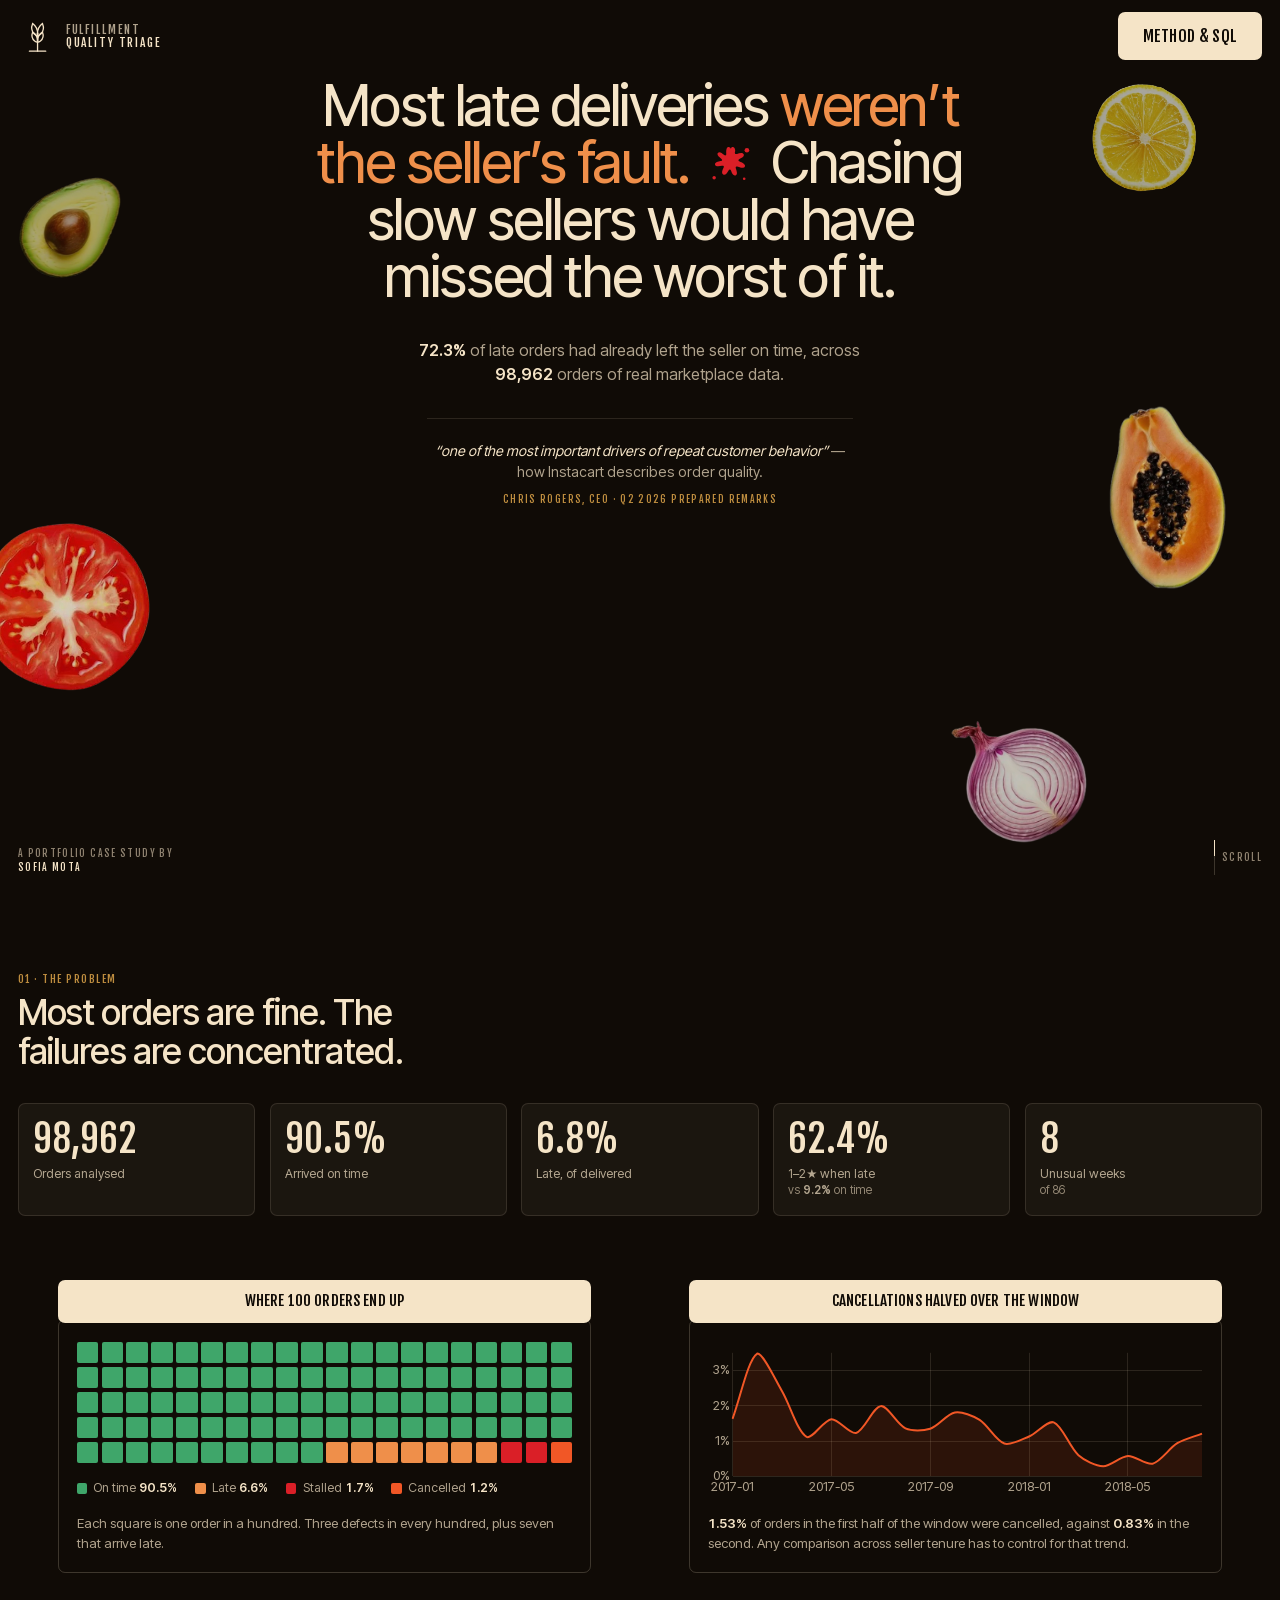
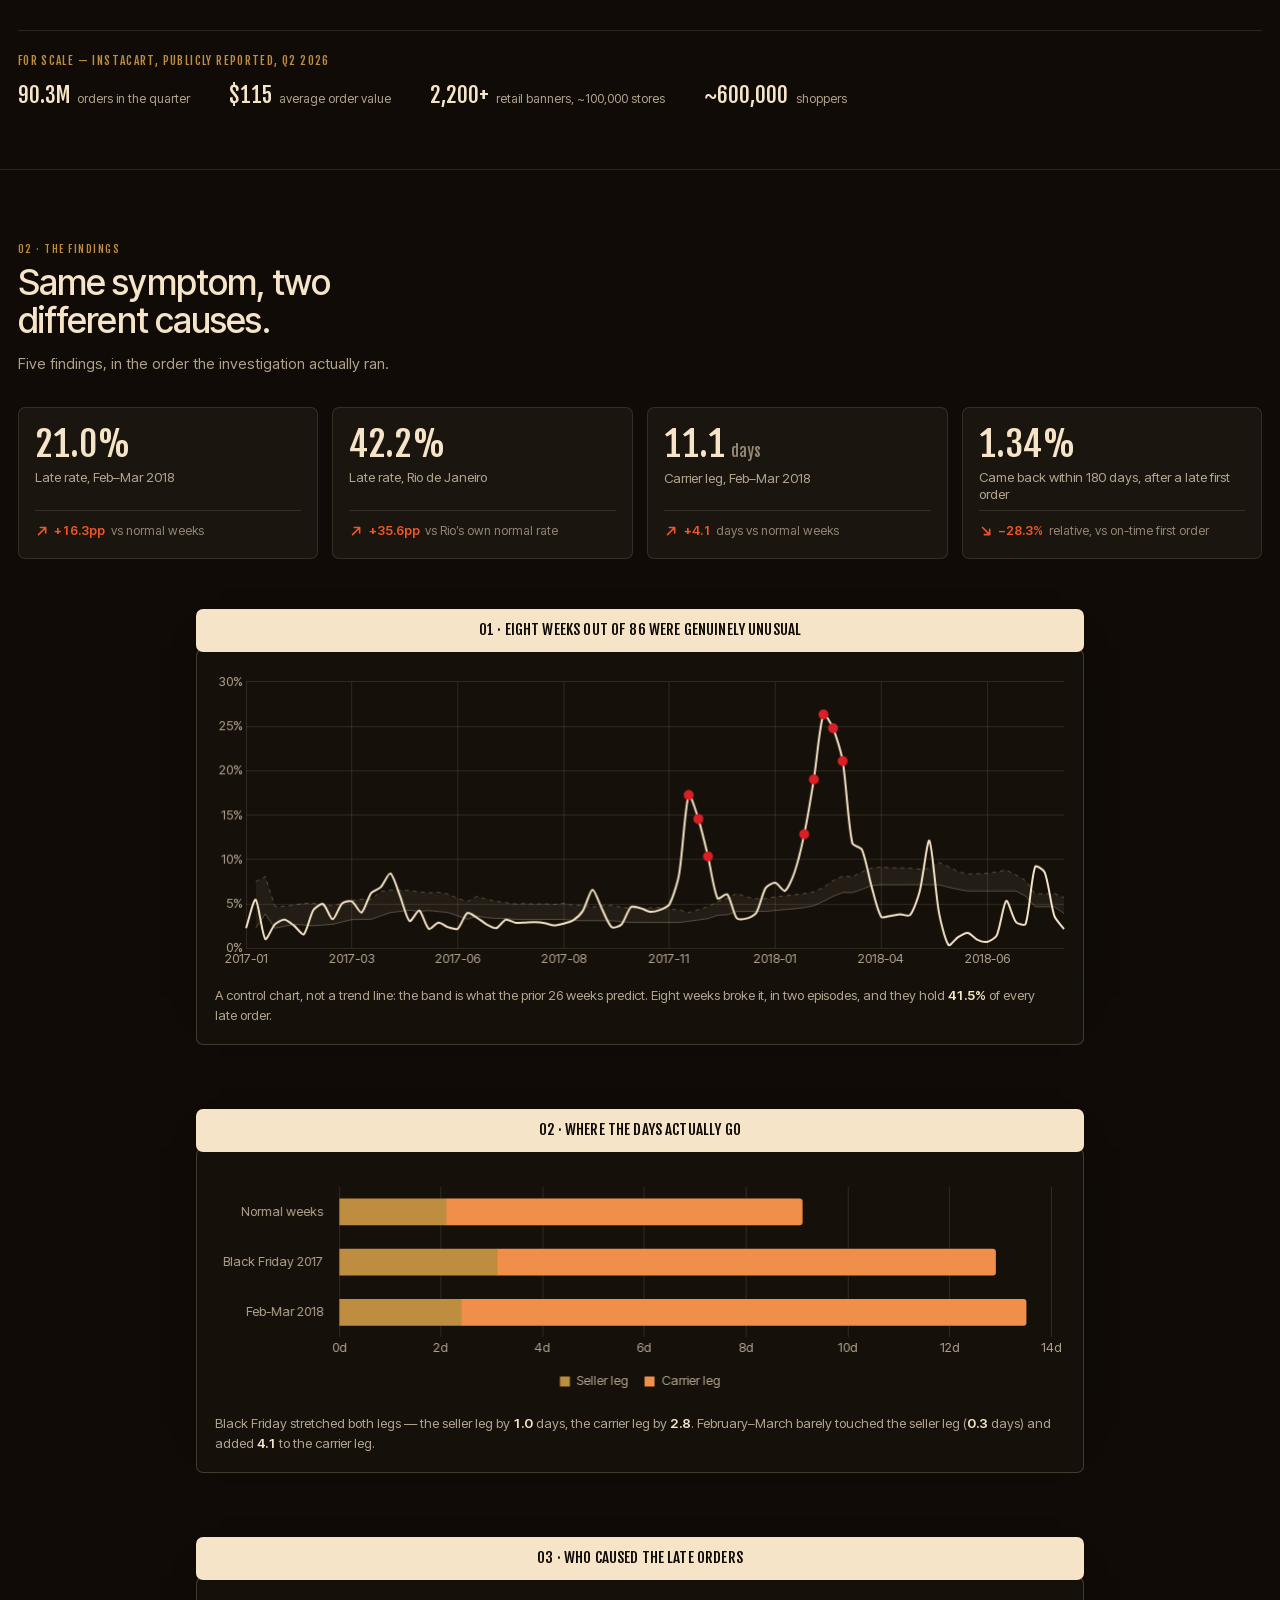
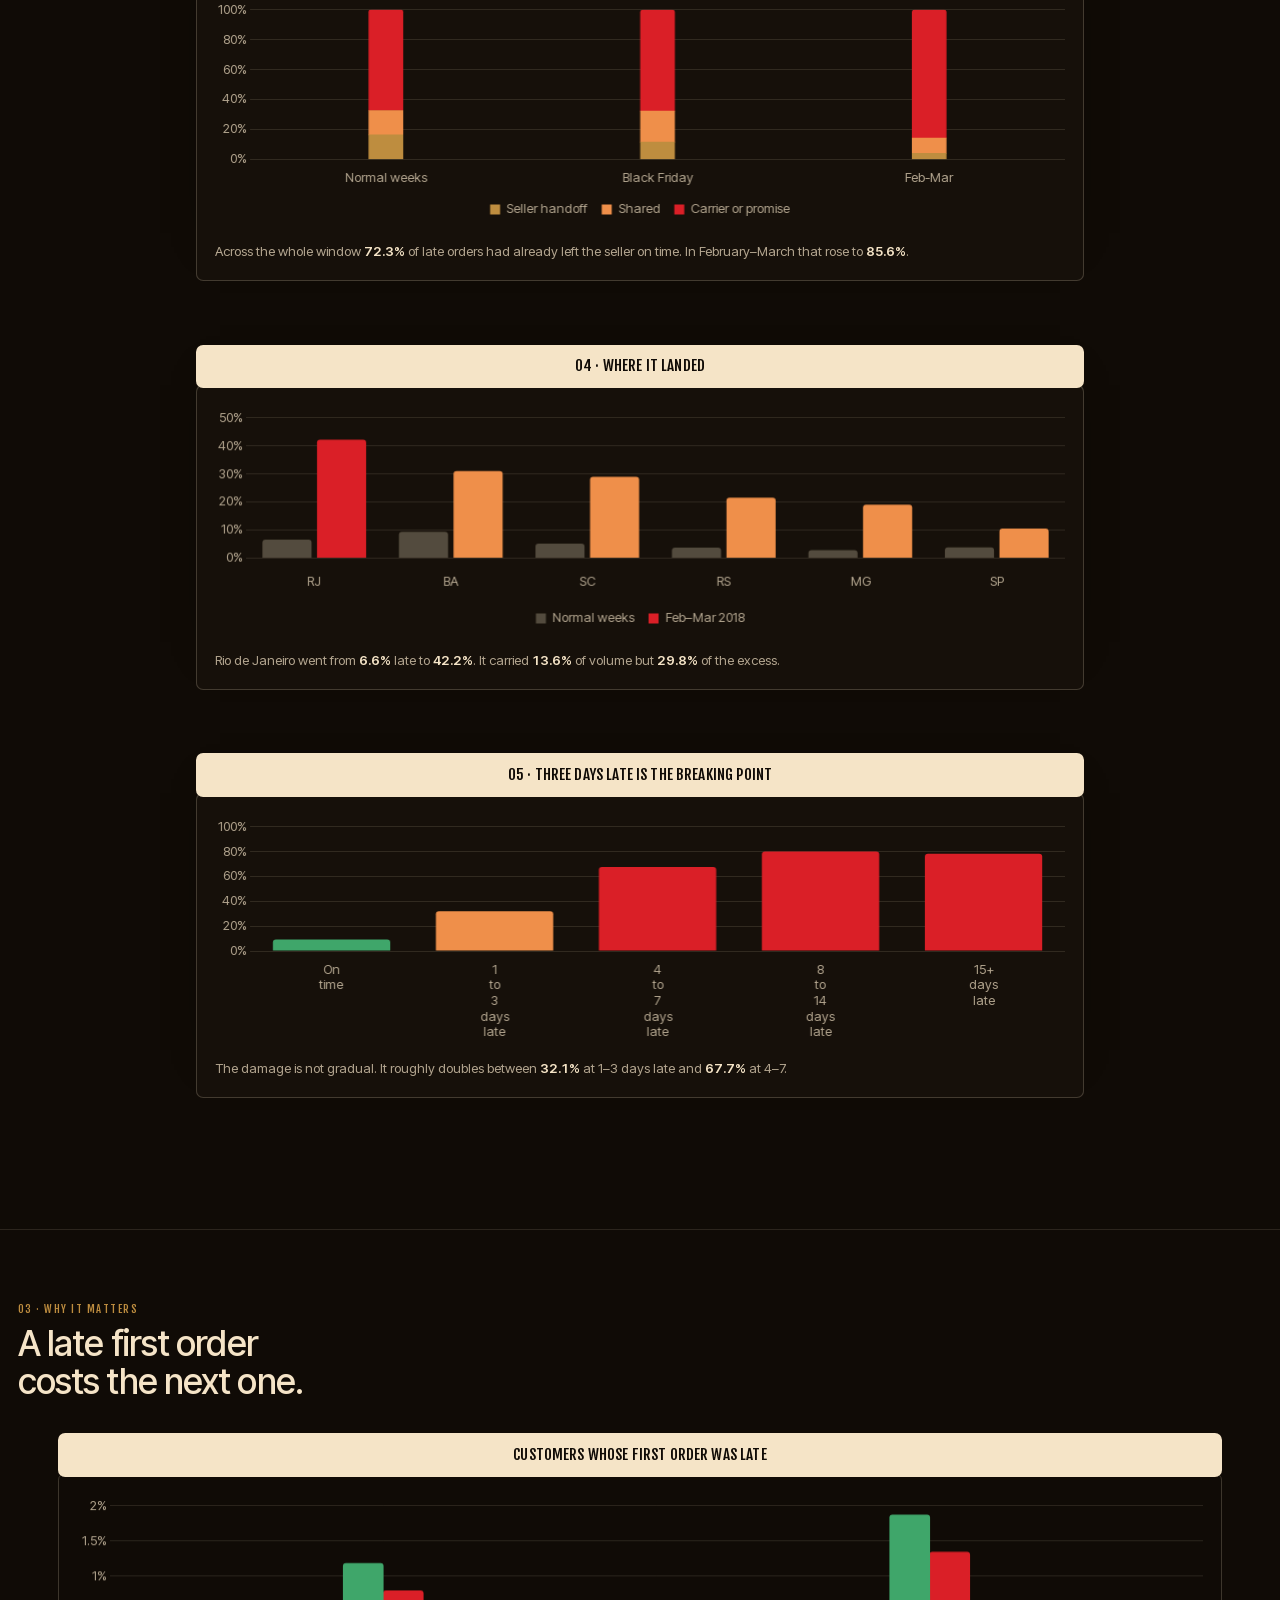
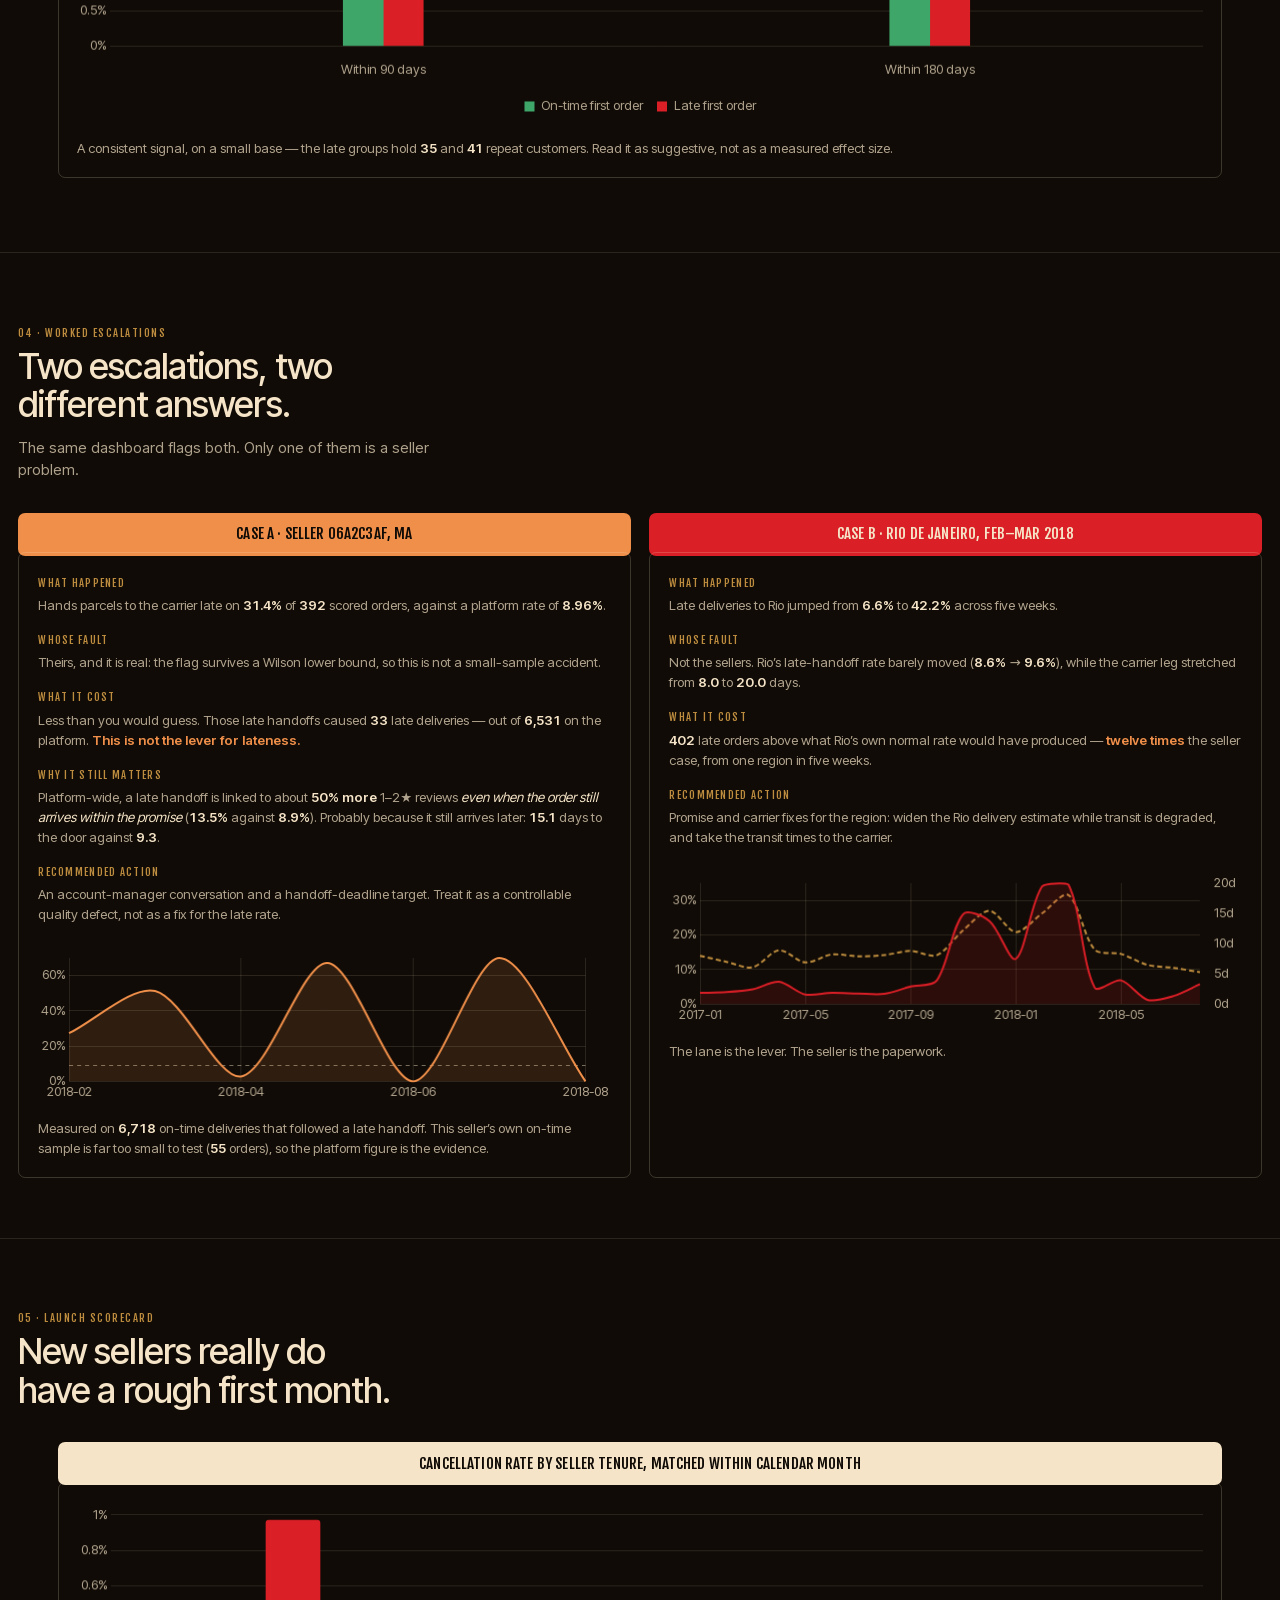
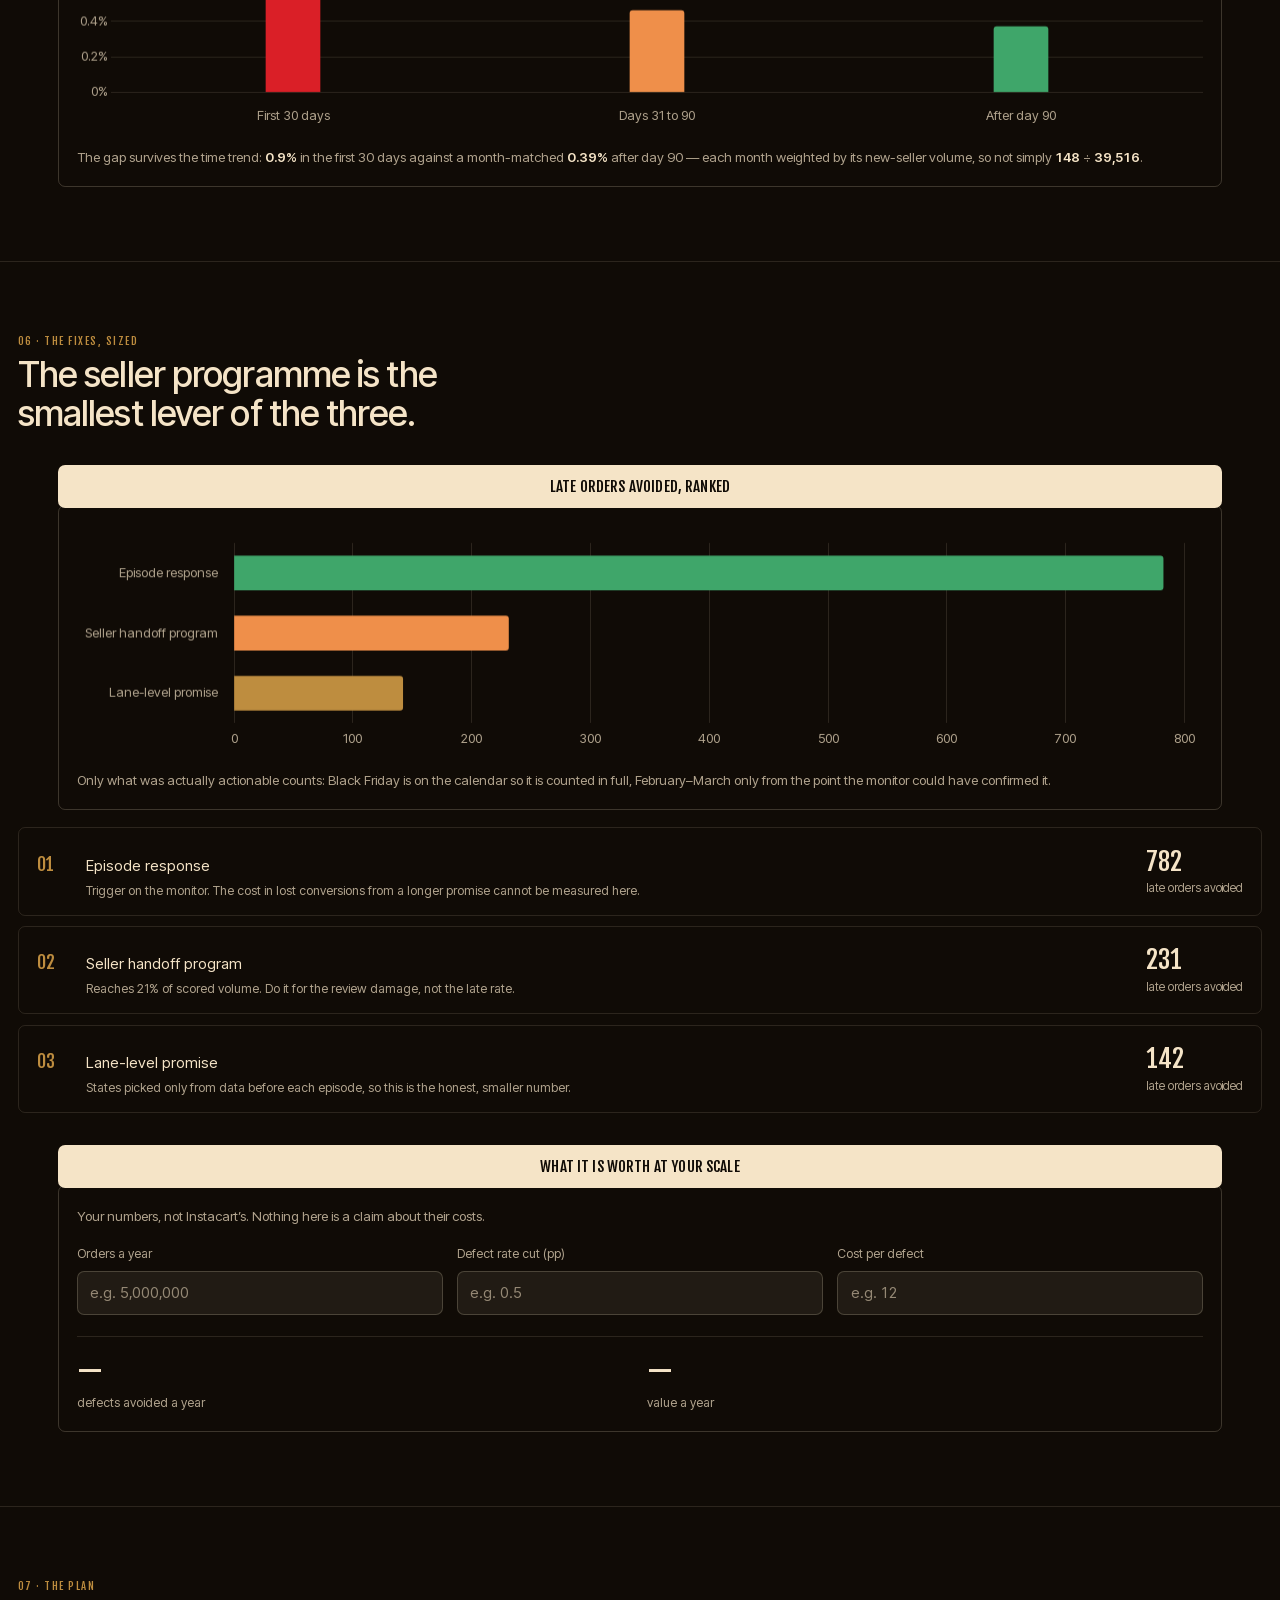
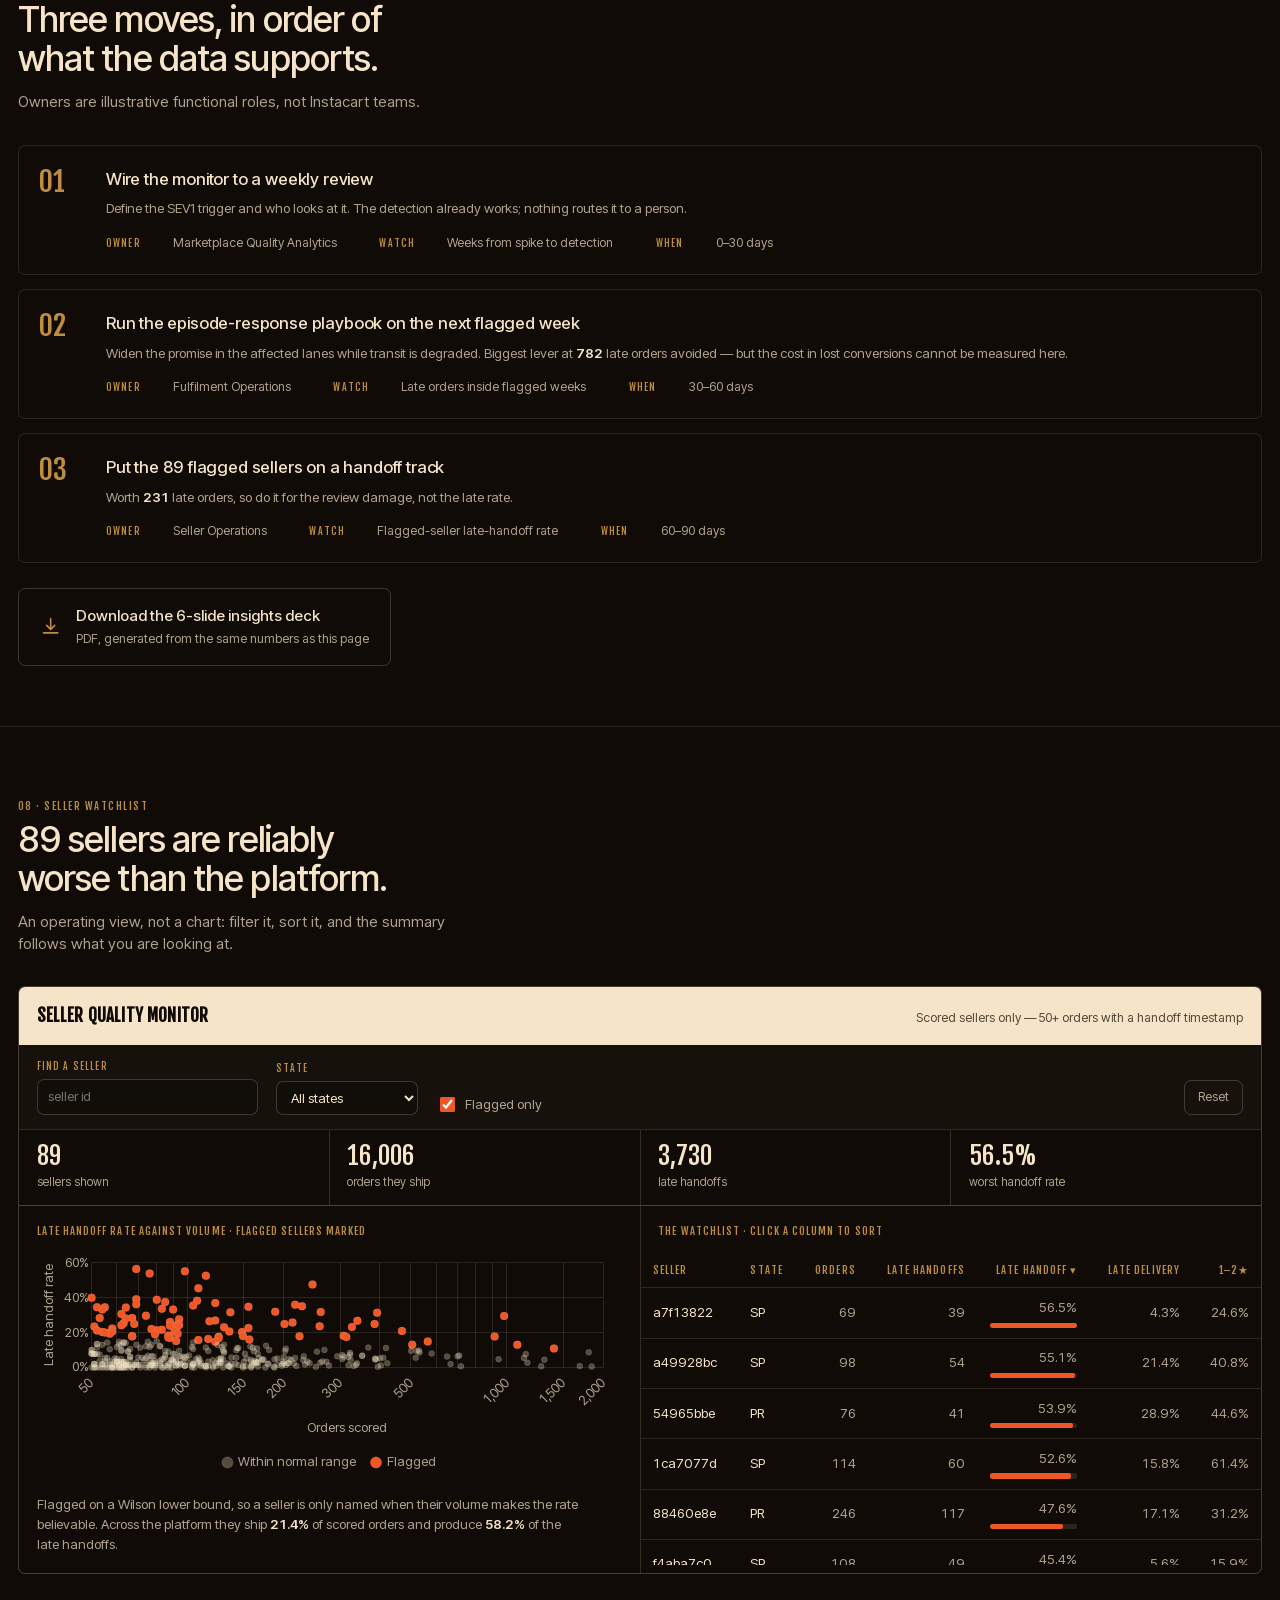
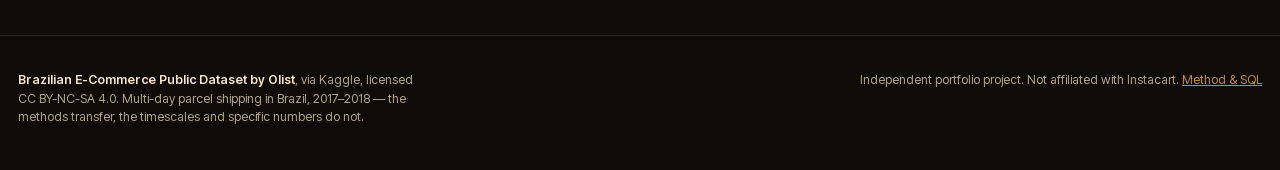
<file: index.html>
<!doctype html>
<html lang="en">
<head>
<meta charset="utf-8">
<title>Fulfillment Quality Triage — Sofia Mota</title>
<meta name="description" content="Finding whose problem a late delivery is, how big it is, and what fixing it is worth — on 98,962 real marketplace orders.">
<!-- GitHub Pages serves the repository root, but the site is built into
     site/. Redirect rather than move it: site/ is the clearer name for the
     build output, and this keeps the repository readable. -->
<link rel="canonical" href="site/index.html">
<meta http-equiv="refresh" content="0; url=site/index.html">
<script>location.replace('site/index.html' + location.search + location.hash);</script>
<style>
  html { background: #100B06; color: #F5E4C7; }
  body { font: 16px/1.5 system-ui, -apple-system, 'Segoe UI', Arial, sans-serif;
         margin: 0; min-height: 100vh; display: grid; place-items: center; padding: 2rem; }
  a { color: #BE8D3F; }
</style>
</head>
<body>
  <!-- Only ever seen if both the script and the meta refresh are blocked. -->
  <p>Taking you to the dashboard &mdash; <a href="site/index.html">continue</a>.</p>
</body>
</html>
</file>
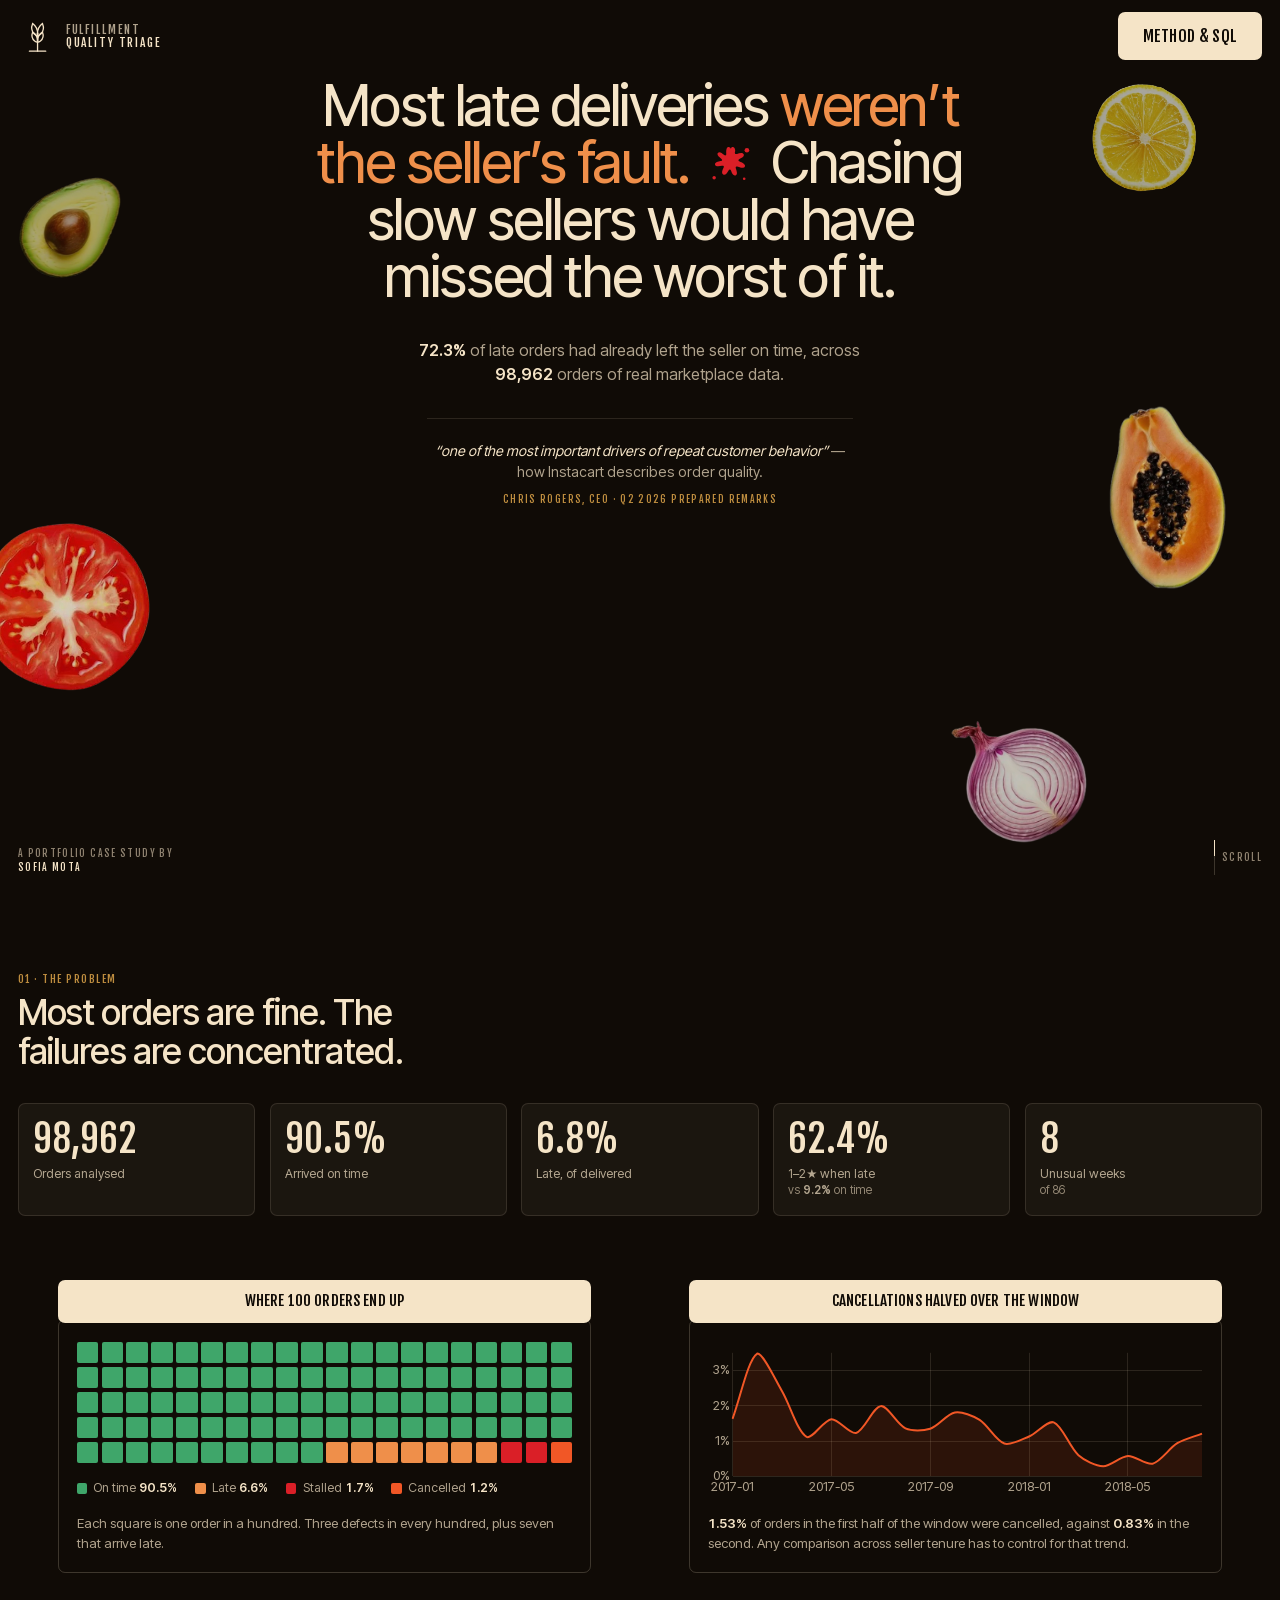
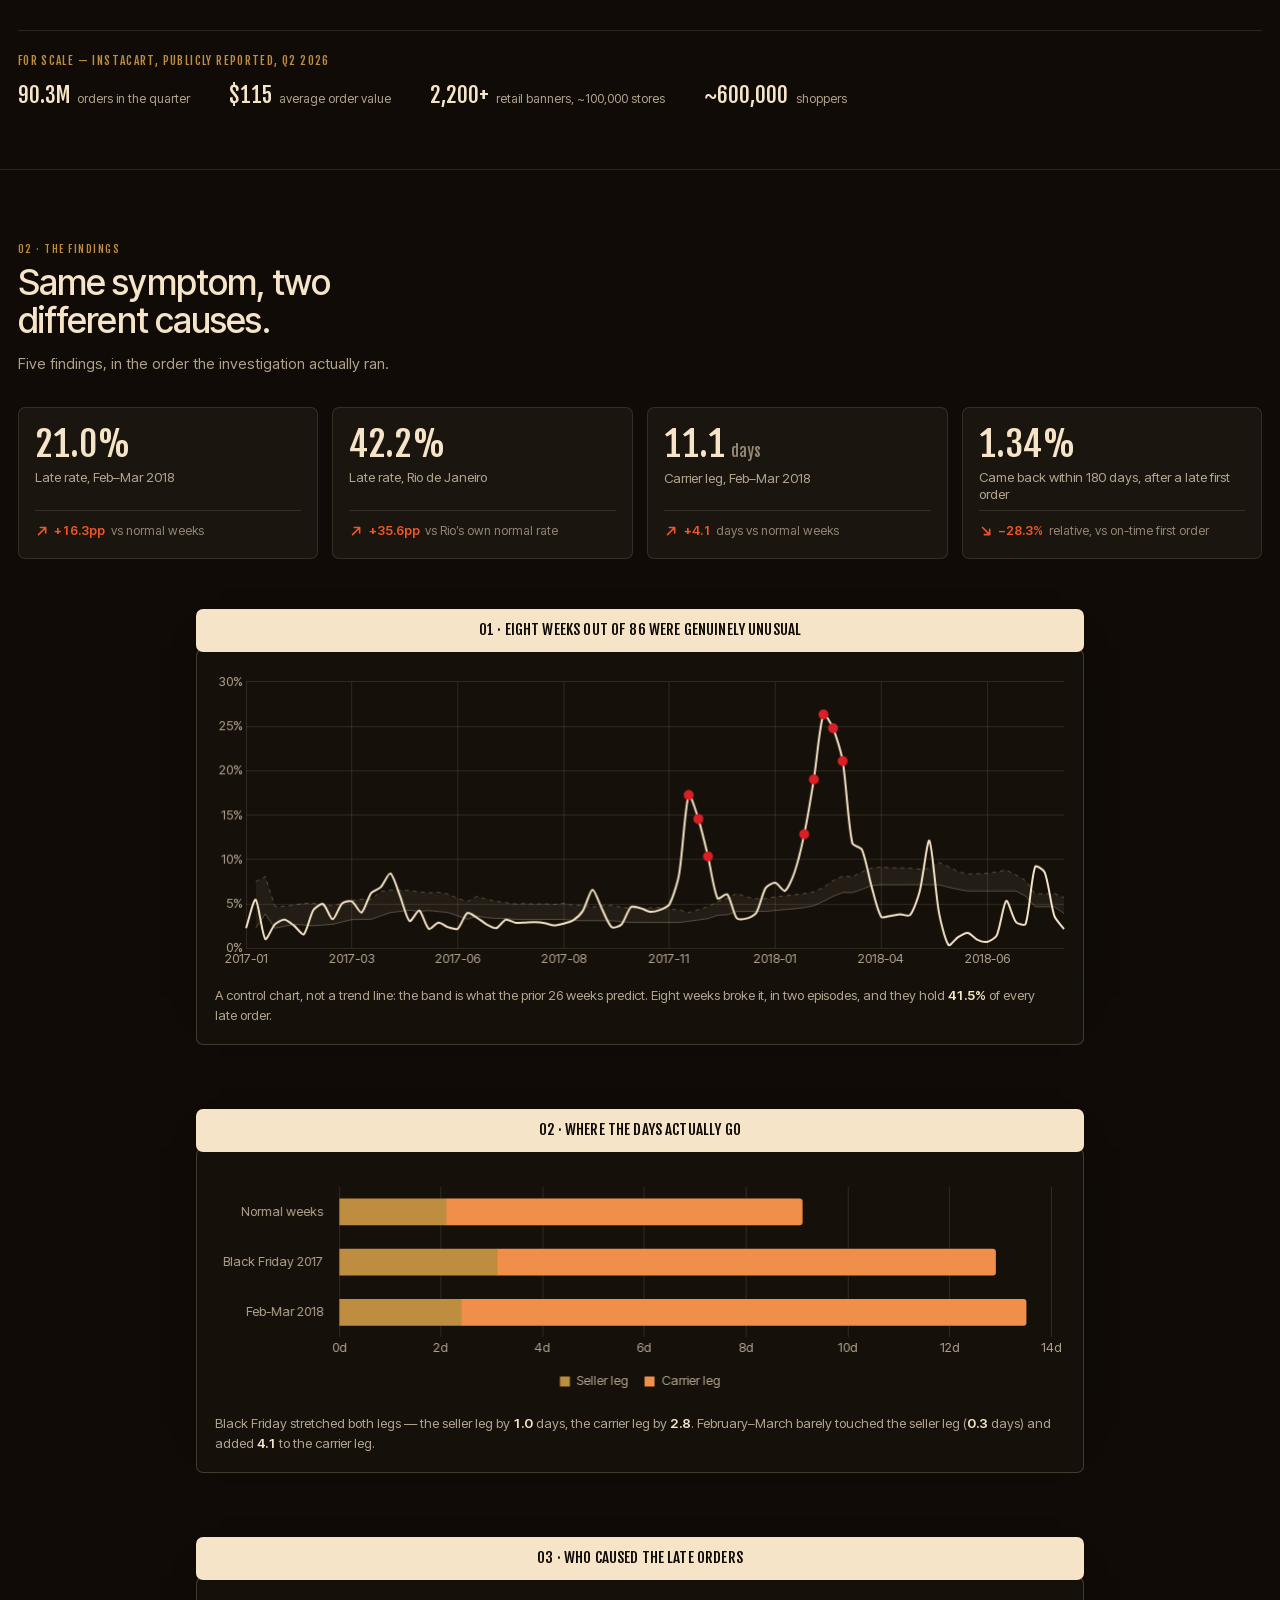
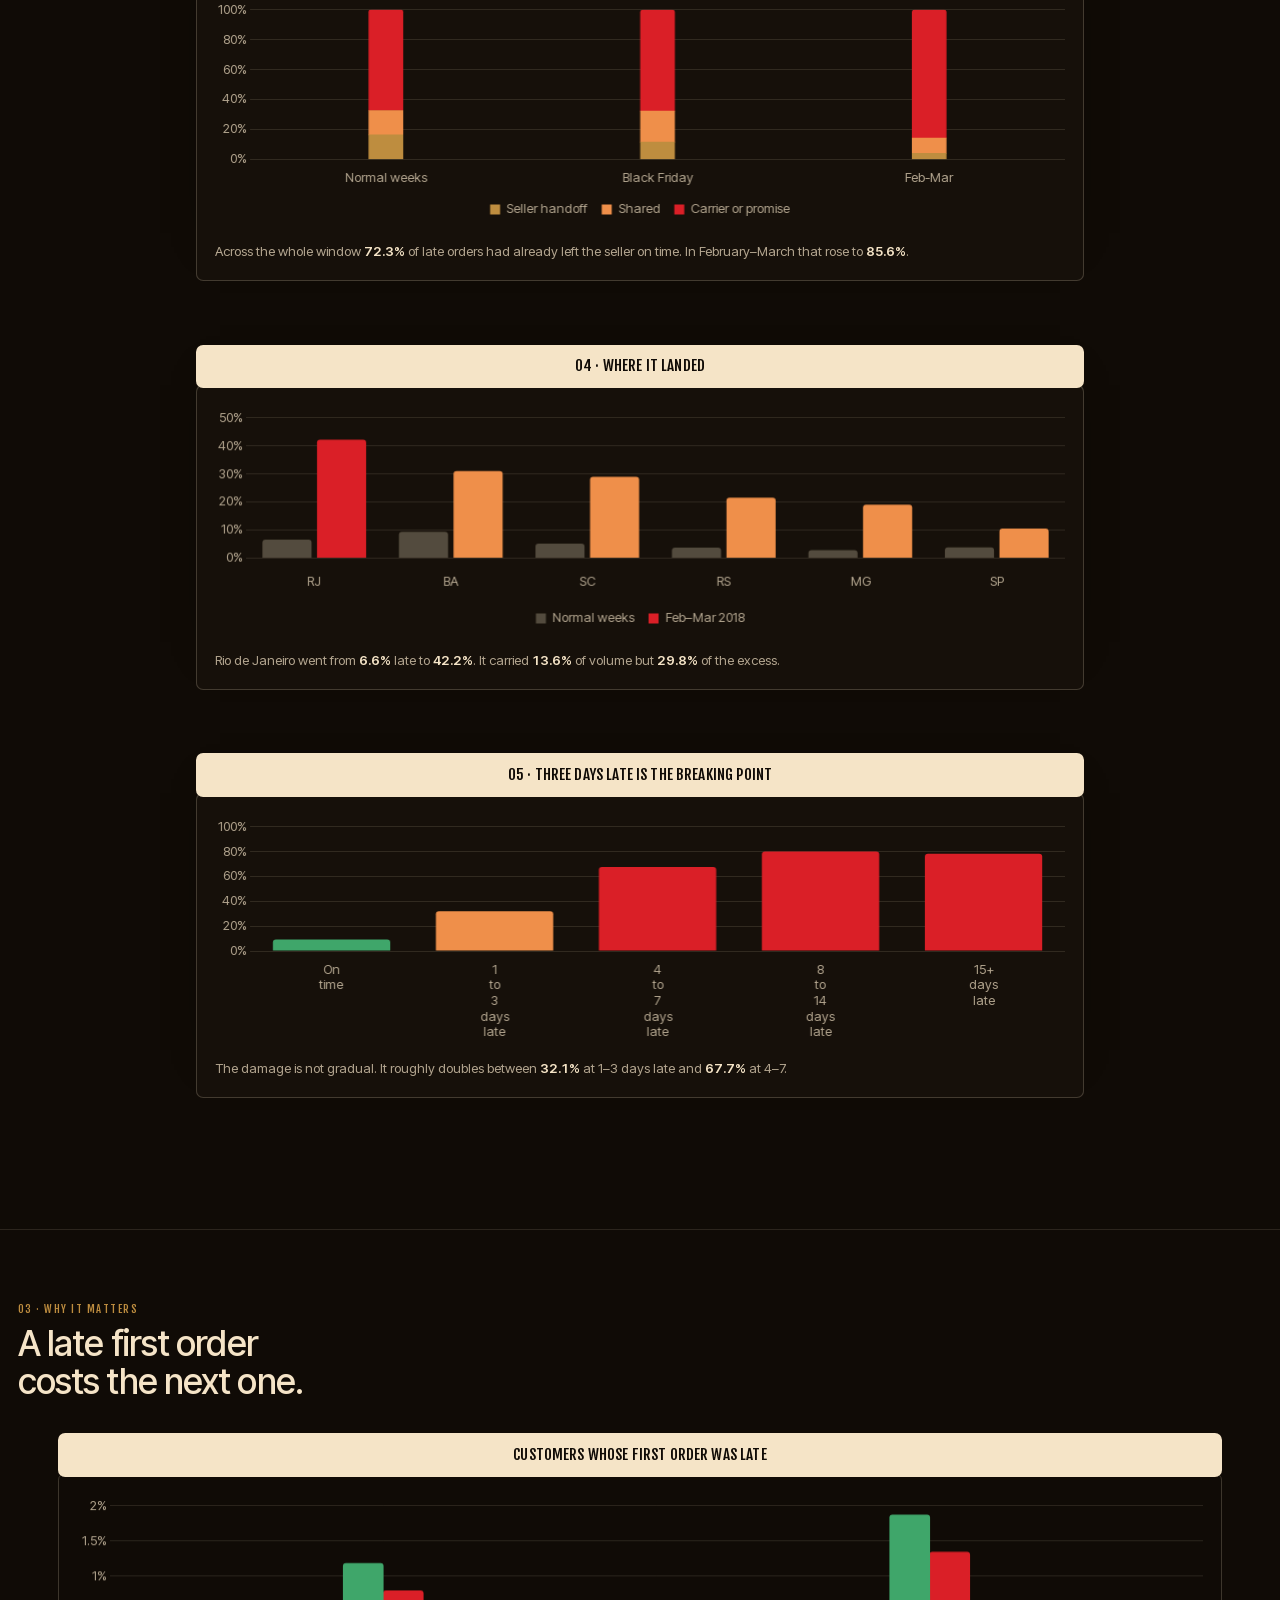
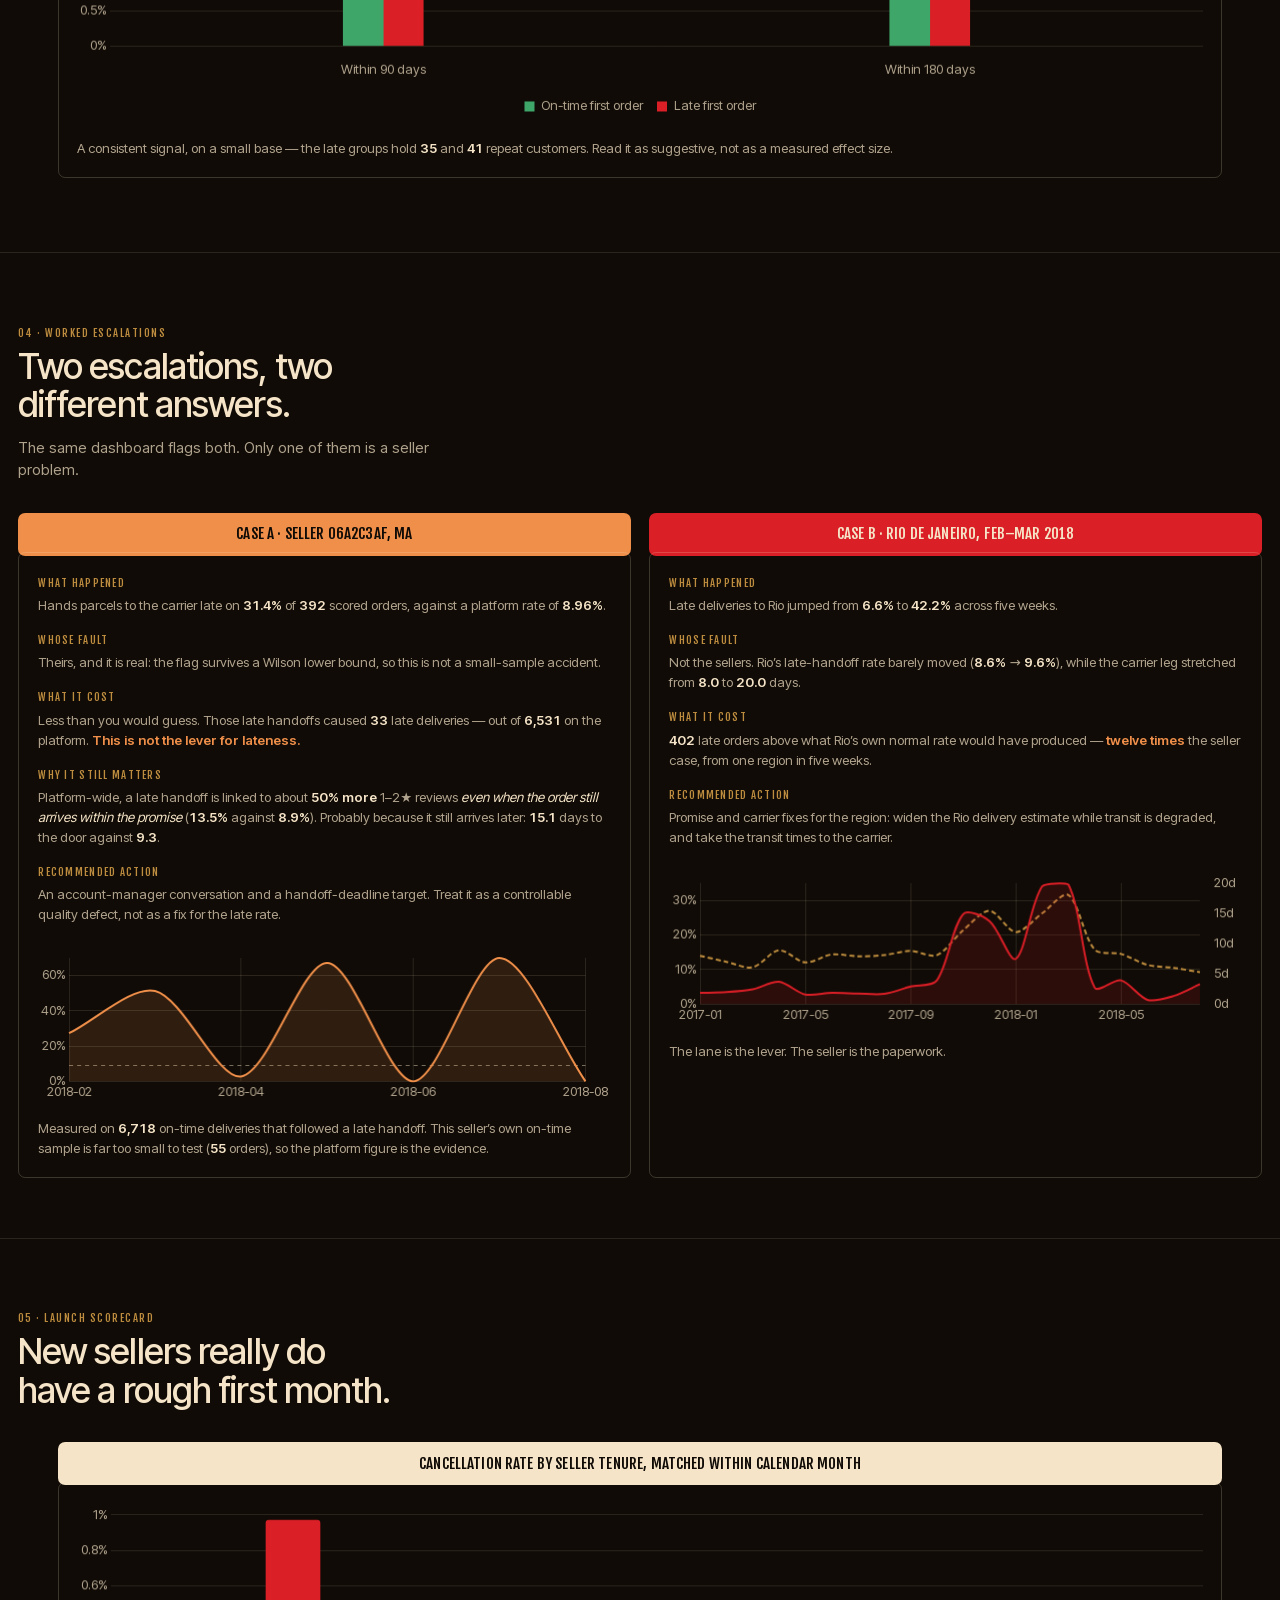
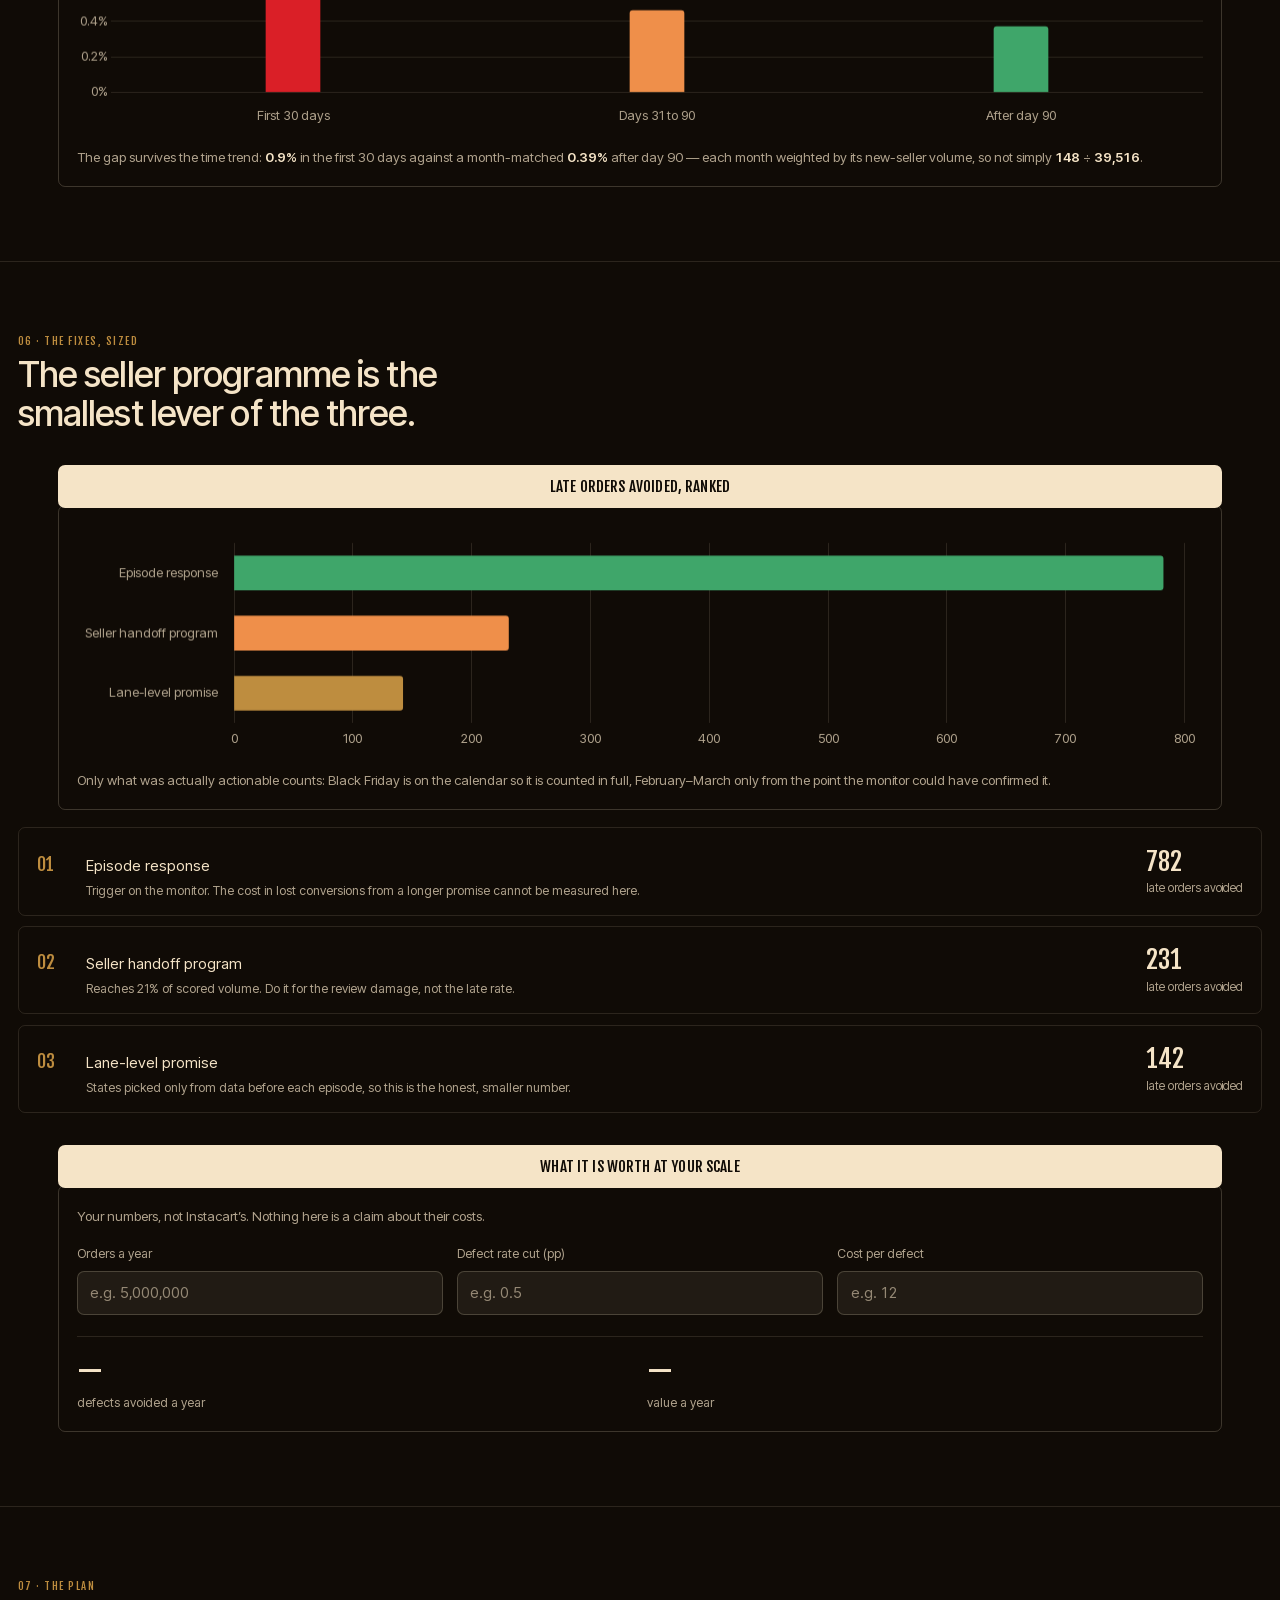
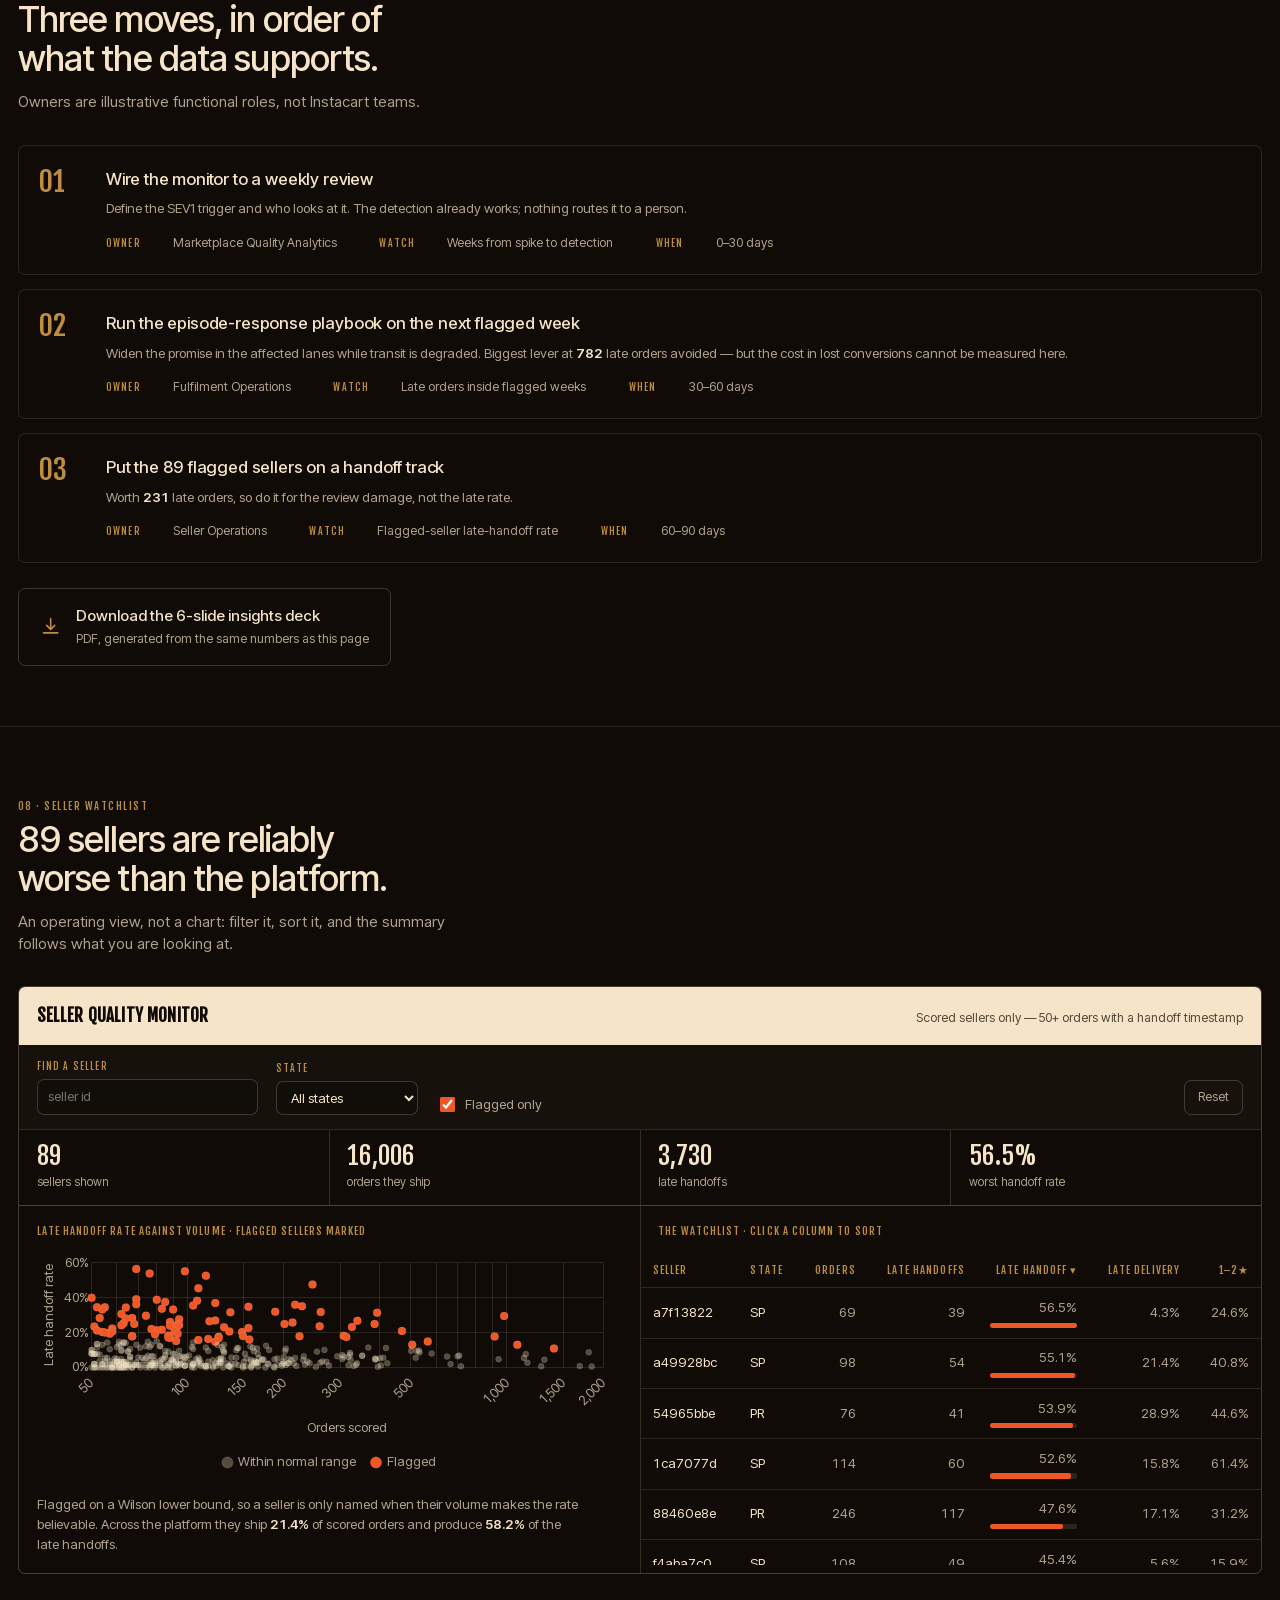
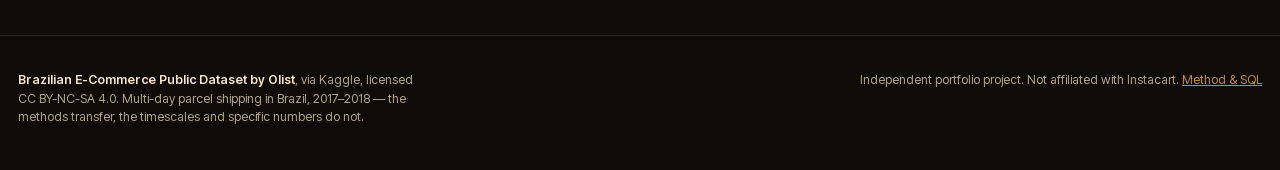
<file: site/index.html>
<!doctype html>
<html lang="en">
<head>
<meta charset="utf-8">
<meta name="viewport" content="width=device-width, initial-scale=1">
<title>Fulfillment Quality Triage — Sofia Mota</title>
<meta name="description" content="Finding whose problem a late delivery is, how big it is, and what fixing it is worth — on 98,962 real marketplace orders.">
<meta property="og:type" content="website">
<meta property="og:title" content="Fulfillment Quality Triage — Sofia Mota">
<meta property="og:description" content="Most late deliveries weren't the seller's fault. Finding whose problem a late delivery is, how big it is, and what fixing it is worth — on 98,962 real marketplace orders.">
<meta property="og:image" content="img/social-card.png">
<meta property="og:image:width" content="1200">
<meta property="og:image:height" content="630">
<meta name="twitter:card" content="summary_large_image">
<meta name="twitter:title" content="Fulfillment Quality Triage — Sofia Mota">
<meta name="twitter:description" content="Most late deliveries weren't the seller's fault. A fulfillment-quality case study on 98,962 real marketplace orders.">
<meta name="twitter:image" content="img/social-card.png">
<link rel="preload" href="fonts/inter-tight-var-latin.woff2" as="font" type="font/woff2" crossorigin>
<link rel="preload" href="fonts/fjalla-one-400-latin.woff2" as="font" type="font/woff2" crossorigin>
<link rel="stylesheet" href="css/style.css?v=17">
</head>
<body>

<header class="site-head">
  <a class="mark" href="#top" aria-label="Fulfillment Quality Triage — top">
    <svg viewBox="0 0 48 48" fill="none" aria-hidden="true">
      <g stroke="#F5E4C7" stroke-width="1.6" stroke-linecap="round">
        <path d="M24 42V20"/>
        <path d="M24 20c0-5 2-9 6-12 2 5 1 10-2 13-1.4 1.4-2.8 2-4 2z"/>
        <path d="M24 20c0-5-2-9-6-12-2 5-1 10 2 13 1.4 1.4 2.8 2 4 2z"/>
        <path d="M24 29c0-4.4 2-8 6-10.5 1.6 4.4.6 8.6-2.4 11-1.2 1-2.4 1.4-3.6 1.4z"/>
        <path d="M24 29c0-4.4-2-8-6-10.5-1.6 4.4-.6 8.6 2.4 11 1.2 1 2.4 1.4 3.6 1.4z"/>
        <path d="M14 42h20"/>
      </g>
    </svg>
    <span class="mark__txt">Fulfillment<b>Quality Triage</b></span>
  </a>
  <nav class="head-actions">
    <a class="btn btn--label" href="method.html">Method &amp; SQL</a>
  </nav>
</header>

<main>

<!-- ======================= 1. HERO ======================= -->
<section class="hero" id="top">
  <!-- Sofia's own halved produce. Each slot handles the entrance; the image
       inside it turns slowly and independently, so the two never fight over
       the same transform. All five stay clear of the centre text column. -->
  <div class="produce" aria-hidden="true">
    <span class="produce__slot" style="--x:-2%; --y:57%; --w:13rem; --o:.9;  --d:120ms">
      <img src="img/half-tomato.webp"  alt="" style="--spin:38s">
    </span>
    <span class="produce__slot" style="--x:84%; --y:45%; --w:13rem; --o:.9;  --d:240ms">
      <img src="img/half-papaya.webp"  alt="" style="--spin:52s">
    </span>
    <span class="produce__slot" style="--x:85%; --y:9%;  --w:8rem;  --o:.72; --d:360ms">
      <img src="img/half-lemon.webp"   alt="" style="--spin:33s">
    </span>
    <span class="produce__slot" style="--x:1%;  --y:19%; --w:8rem;  --o:.7;  --d:480ms">
      <img src="img/half-avocado.webp" alt="" style="--spin:44s">
    </span>
    <span class="produce__slot" style="--x:74%; --y:79%; --w:10rem; --o:.8;  --d:600ms">
      <img src="img/half-onion.webp"   alt="" style="--spin:47s">
    </span>
  </div>

  <div class="hero__inner">
    <h1 class="hero__h1" data-words>
      Most late deliveries <em>weren&rsquo;t the seller&rsquo;s fault.</em>
      <svg class="splat" viewBox="0 0 44 44" aria-hidden="true">
        <path d="M23.4 5.1c2.6-1.1 4.1 1.9 3.4 4.6-.5 2 .3 2.7 2 2.1 2.4-.9 5.6-1.7 6.6.3 1 2-1.6 3.6-3.8 4.6-1.8.8-1.9 1.8-.2 2.6 2.6 1.2 6.1 2.7 5.2 5-.9 2.2-4.4 1.2-6.9.3-1.9-.7-2.7.1-2 1.9.9 2.4 1.9 5.9-.4 6.7-2.2.8-3.6-2.2-4.4-4.6-.6-1.8-1.6-1.9-2.5-.3-1.3 2.3-3.3 5.2-5.3 4-2-1.2-.9-4.3.2-6.5.9-1.7.3-2.6-1.5-2.2-2.6.6-6.3 1.1-6.8-1.1-.5-2.2 2.9-3.2 5.4-3.6 1.9-.3 2.2-1.3.7-2.4-2.1-1.6-4.8-4-3.3-5.7 1.5-1.7 4.1.3 6 1.9 1.4 1.2 2.4.8 2.3-1-.2-2.7-.1-6.2 2-6.7 1.1-.3 2 .5 2.6 1.6z" fill="#DA1F27"/>
        <circle cx="38.6" cy="8.2" r="2.3" fill="#DA1F27"/>
        <circle cx="6.1" cy="35.4" r="1.7" fill="#DA1F27"/>
        <circle cx="35.9" cy="36.4" r="1.3" fill="#DA1F27"/>
      </svg>
      Chasing slow sellers would have missed the worst of it.
    </h1>
    <p class="hero__sub">
      <b data-ledger="N18">&nbsp;</b> of late orders had already left the seller on time,
      across <b data-ledger="N01">&nbsp;</b> orders of real marketplace data.
    </p>
    <figure class="hero__quote">
      <p><q>one of the most important drivers of repeat customer behavior</q>
         &mdash; how Instacart describes order quality.</p>
      <cite>Chris Rogers, CEO &middot; Q2 2026 prepared remarks</cite>
    </figure>
  </div>

  <div class="hero__foot">
    <p class="byline">A portfolio case study by<b>Sofia Mota</b></p>
    <div class="scroll-cue"><span class="scroll-cue__rail"></span><span>Scroll</span></div>
  </div>
</section>


<!-- ======================= 2. THE PROBLEM ======================= -->
<section class="band" id="problem">
  <div class="shell">
    <p class="eyebrow">01 &middot; The problem</p>
    <h2 class="band__h">Most orders are fine. The failures are concentrated.</h2>

    <ul class="kpis rise">
      <li><span class="kpi__v" data-ledger="N01" data-count>&nbsp;</span><span class="kpi__l">Orders analysed</span></li>
      <li><span class="kpi__v" data-ledger="N06" data-count>&nbsp;</span><span class="kpi__l">Arrived on time</span></li>
      <li><span class="kpi__v" data-ledger="N07" data-count>&nbsp;</span><span class="kpi__l">Late, of delivered</span></li>
      <li><span class="kpi__v" data-ledger="N09" data-count>&nbsp;</span><span class="kpi__l">1&ndash;2&#9733; when late<em>vs <b data-ledger="N10">&nbsp;</b> on time</em></span></li>
      <li><span class="kpi__v" data-ledger="N20" data-count>&nbsp;</span><span class="kpi__l">Unusual weeks<em>of 86</em></span></li>
    </ul>

    <div class="grid grid--2">
      <figure class="card rise">
        <div class="tag">Where 100 orders end up</div>
        <div class="card__body">
          <div class="waffle" id="waffle" role="img"
               aria-label="Waffle chart: of every 100 orders, about 90 arrive on time, 7 late, 2 stall and 1 is cancelled."></div>
          <ul class="legend" id="waffle-legend"></ul>
          <p class="note">Each square is one order in a hundred. Three defects in every hundred,
             plus seven that arrive late.</p>
        </div>
      </figure>

      <figure class="card rise">
        <div class="tag">Cancellations halved over the window</div>
        <div class="card__body">
          <div class="chart chart--sm"><canvas id="c-cancel" role="img" aria-label="Line chart: monthly cancellation rate falling across the window, from 1.53% in the first half to 0.83% in the second."></canvas></div>
          <p class="note"><b data-ledger="N90">&nbsp;</b> of orders in the first half of the window were
             cancelled, against <b data-ledger="N91">&nbsp;</b> in the second. Any comparison across
             seller tenure has to control for that trend.</p>
        </div>
      </figure>
    </div>

    <div class="scale rise">
      <p class="scale__h">For scale &mdash; Instacart, publicly reported, Q2 2026</p>
      <ul class="scale__list" id="public-facts"></ul>
    </div>
  </div>
</section>


<!-- ======================= 3. THE FINDINGS (stacking) ======================= -->
<section class="band" id="findings">
  <div class="shell">
    <p class="eyebrow">02 &middot; The findings</p>
    <h2 class="band__h">Same symptom, two different causes.</h2>
    <p class="band__sub">Five findings, in the order the investigation actually ran.</p>

    <!-- Every change value below is its own ledger number (N133-N135, N105,
         N51), computed in SQL and re-checked in pandas. Nothing here is
         arithmetic done in the browser. -->
    <ul class="stats rise">
      <li class="stat" data-dir="up" data-tone="bad">
        <span class="stat__top"><span class="stat__v" data-ledger="N24" data-count>&nbsp;</span></span>
        <span class="stat__l">Late rate, Feb&ndash;Mar 2018</span>
        <span class="stat__c">
          <svg viewBox="0 0 16 16" aria-hidden="true"><path d="M4 12 12 4M12 4H6M12 4v6"
            stroke="currentColor" stroke-width="1.8" stroke-linecap="round" stroke-linejoin="round" fill="none"/></svg>
          <b data-ledger="N134" data-signed>&nbsp;</b><em>vs normal weeks</em>
        </span>
      </li>
      <li class="stat" data-dir="up" data-tone="bad">
        <span class="stat__top"><span class="stat__v" data-ledger="N32" data-count>&nbsp;</span></span>
        <span class="stat__l">Late rate, Rio de Janeiro</span>
        <span class="stat__c">
          <svg viewBox="0 0 16 16" aria-hidden="true"><path d="M4 12 12 4M12 4H6M12 4v6"
            stroke="currentColor" stroke-width="1.8" stroke-linecap="round" stroke-linejoin="round" fill="none"/></svg>
          <b data-ledger="N135" data-signed>&nbsp;</b><em>vs Rio&rsquo;s own normal rate</em>
        </span>
      </li>
      <li class="stat" data-dir="up" data-tone="bad">
        <span class="stat__top"><span class="stat__v" data-ledger="N100" data-count>&nbsp;</span><span class="stat__u">days</span></span>
        <span class="stat__l">Carrier leg, Feb&ndash;Mar 2018</span>
        <span class="stat__c">
          <svg viewBox="0 0 16 16" aria-hidden="true"><path d="M4 12 12 4M12 4H6M12 4v6"
            stroke="currentColor" stroke-width="1.8" stroke-linecap="round" stroke-linejoin="round" fill="none"/></svg>
          <b data-ledger="N105" data-signed>&nbsp;</b><em>days vs normal weeks</em>
        </span>
      </li>
      <li class="stat" data-dir="down" data-tone="bad">
        <span class="stat__top"><span class="stat__v" data-ledger="N49" data-count>&nbsp;</span></span>
        <span class="stat__l">Came back within 180 days, after a late first order</span>
        <span class="stat__c">
          <svg viewBox="0 0 16 16" aria-hidden="true"><path d="M4 4l8 8M12 12V6M12 12H6"
            stroke="currentColor" stroke-width="1.8" stroke-linecap="round" stroke-linejoin="round" fill="none"/></svg>
          <b data-ledger="N51" data-signed>&nbsp;</b><em>relative, vs on-time first order</em>
        </span>
      </li>
    </ul>
  </div>

  <!-- Each card sticks a little lower than the one before, so the stack
       builds up and you can still see the edge of what is underneath. Pure
       CSS position:sticky -- no scroll library, no pinning, native scroll. -->
  <div class="stack">
    <article class="stack__item" style="--i:0">
      <figure class="card">
        <div class="tag">01 &middot; Eight weeks out of 86 were genuinely unusual</div>
        <div class="card__body">
          <div class="chart chart--tall"><canvas id="c-monitor" role="img" aria-label="Control chart: weekly late-delivery rate against its expected range. Eight weeks break the upper control limit, in two episodes — Black Friday 2017 and February to March 2018."></canvas></div>
          <p class="note">A control chart, not a trend line: the band is what the prior 26 weeks predict.
             Eight weeks broke it, in two episodes, and they hold <b data-ledger="N36">&nbsp;</b> of
             every late order.</p>
        </div>
      </figure>
    </article>

    <article class="stack__item" style="--i:1">
      <figure class="card">
        <div class="tag">02 &middot; Where the days actually go</div>
        <div class="card__body">
          <div class="chart"><canvas id="c-timeline" role="img" aria-label="Grouped bar chart: median days from purchase to carrier handoff and from handoff to delivery. Normal weeks 2.1 and 7.0 days; Black Friday 3.1 and 9.8; February to March 2.4 and 11.1."></canvas></div>
          <p class="note">Black Friday stretched both legs &mdash; the seller leg by
             <b data-ledger="N102">&nbsp;</b> days, the carrier leg by <b data-ledger="N103">&nbsp;</b>.
             February&ndash;March barely touched the seller leg (<b data-ledger="N104">&nbsp;</b> days)
             and added <b data-ledger="N105">&nbsp;</b> to the carrier leg.</p>
        </div>
      </figure>
    </article>

    <article class="stack__item" style="--i:2">
      <figure class="card">
        <div class="tag">03 &middot; Who caused the late orders</div>
        <div class="card__body">
          <div class="chart"><canvas id="c-cause" role="img" aria-label="Stacked bar chart: cause of late orders by period. Across the window 72.3% of late orders had already left the seller on time, rising to 85.6% in February to March 2018."></canvas></div>
          <p class="note">Across the whole window <b data-ledger="N18">&nbsp;</b> of late orders had
             already left the seller on time. In February&ndash;March that rose to
             <b data-ledger="N26">&nbsp;</b>.</p>
        </div>
      </figure>
    </article>

    <article class="stack__item" style="--i:3">
      <figure class="card">
        <div class="tag">04 &middot; Where it landed</div>
        <div class="card__body">
          <div class="chart"><canvas id="c-state" role="img" aria-label="Bar chart: late-delivery rate by destination state, normal weeks against the episode. Rio de Janeiro rises from 6.6% to 42.2%."></canvas></div>
          <p class="note">Rio de Janeiro went from <b data-ledger="N31">&nbsp;</b> late to
             <b data-ledger="N32">&nbsp;</b>. It carried <b data-ledger="N35">&nbsp;</b> of volume
             but <b data-ledger="N34">&nbsp;</b> of the excess.</p>
        </div>
      </figure>
    </article>

    <article class="stack__item" style="--i:4">
      <figure class="card">
        <div class="tag">05 &middot; Three days late is the breaking point</div>
        <div class="card__body">
          <div class="chart"><canvas id="c-cliff" role="img" aria-label="Bar chart: share of one and two star reviews by how late the order was. 32.1% at one to three days late, rising to 67.7% at four to seven days."></canvas></div>
          <p class="note">The damage is not gradual. It roughly doubles between
             <b data-ledger="N14">&nbsp;</b> at 1&ndash;3 days late and
             <b data-ledger="N13">&nbsp;</b> at 4&ndash;7.</p>
        </div>
      </figure>
    </article>
  </div>
</section>


<!-- ======================= 4. WHY IT MATTERS ======================= -->
<section class="band" id="impact">
  <div class="shell">
    <p class="eyebrow">03 &middot; Why it matters</p>
    <h2 class="band__h">A late first order costs the next one.</h2>

    <figure class="card rise">
      <div class="tag">Customers whose first order was late</div>
      <div class="card__body">
        <div class="chart"><canvas id="c-repeat" role="img" aria-label="Bar chart: repeat-purchase rate within 90 and 180 days, on-time against late first order. 1.87% against 1.34% at 180 days, on 35 and 41 repeat customers."></canvas></div>
        <p class="note">A consistent signal, on a small base &mdash; the late groups hold
           <b data-ledger="N50">&nbsp;</b> and <b data-ledger="N55">&nbsp;</b> repeat customers.
           Read it as suggestive, not as a measured effect size.</p>
      </div>
    </figure>
  </div>
</section>


<!-- ======================= 6. TWO ESCALATIONS ======================= -->
<section class="band" id="escalation">
  <div class="shell">
    <p class="eyebrow">04 &middot; Worked escalations</p>
    <h2 class="band__h">Two escalations, two different answers.</h2>
    <p class="band__sub">The same dashboard flags both. Only one of them is a seller problem.</p>

    <div class="grid grid--2">

      <!-- (a) the seller -->
      <article class="case rise">
        <div class="tag tag--amber">Case A &middot; Seller <span data-json="esc.seller">&nbsp;</span>,
          <span data-json="esc.state">&nbsp;</span></div>
        <div class="case__body">
          <dl class="beats">
            <dt>What happened</dt>
            <dd>Hands parcels to the carrier late on <b data-ledger="N110">&nbsp;</b> of
                <b data-ledger="N108">&nbsp;</b> scored orders, against a platform rate of
                <b data-ledger="N08">&nbsp;</b>.</dd>

            <dt>Whose fault</dt>
            <dd>Theirs, and it is real: the flag survives a Wilson lower bound, so this is not
                a small-sample accident.</dd>

            <dt>What it cost</dt>
            <dd>Less than you would guess. Those late handoffs caused
                <b data-ledger="N112">&nbsp;</b> late deliveries &mdash; out of
                <b data-ledger="N03">&nbsp;</b> on the platform. <strong>This is not the lever
                for lateness.</strong></dd>

            <dt>Why it still matters</dt>
            <dd>Platform-wide, a late handoff is linked to about <b>50% more</b> 1&ndash;2&#9733;
                reviews <em>even when the order still arrives within the promise</em>
                (<b data-ledger="N122">&nbsp;</b> against <b data-ledger="N121">&nbsp;</b>).
                Probably because it still arrives later: <b data-ledger="N130">&nbsp;</b> days to
                the door against <b data-ledger="N129">&nbsp;</b>.</dd>

            <dt>Recommended action</dt>
            <dd>An account-manager conversation and a handoff-deadline target. Treat it as a
                controllable quality defect, not as a fix for the late rate.</dd>
          </dl>
          <div class="chart chart--sm"><canvas id="c-esc-seller" role="img" aria-label="Line chart: the escalation seller’s monthly late-handoff rate, persistently above the platform rate of 9.0%."></canvas></div>
          <p class="note">Measured on <b data-ledger="N124">&nbsp;</b> on-time deliveries that
             followed a late handoff. This seller&rsquo;s own on-time sample is far too small to
             test (<b data-ledger="N127">&nbsp;</b> orders), so the platform figure is the evidence.</p>
        </div>
      </article>

      <!-- (b) the lane -->
      <article class="case rise">
        <div class="tag tag--red">Case B &middot; Rio de Janeiro, Feb&ndash;Mar 2018</div>
        <div class="case__body">
          <dl class="beats">
            <dt>What happened</dt>
            <dd>Late deliveries to Rio jumped from <b data-ledger="N31">&nbsp;</b> to
                <b data-ledger="N32">&nbsp;</b> across five weeks.</dd>

            <dt>Whose fault</dt>
            <dd>Not the sellers. Rio&rsquo;s late-handoff rate barely moved
                (<b data-ledger="N117">&nbsp;</b> &rarr; <b data-ledger="N118">&nbsp;</b>), while the
                carrier leg stretched from <b data-ledger="N115">&nbsp;</b> to
                <b data-ledger="N116">&nbsp;</b> days.</dd>

            <dt>What it cost</dt>
            <dd><b data-ledger="N119">&nbsp;</b> late orders above what Rio&rsquo;s own normal rate
                would have produced &mdash; <strong>twelve times</strong> the seller case, from one
                region in five weeks.</dd>

            <dt>Recommended action</dt>
            <dd>Promise and carrier fixes for the region: widen the Rio delivery estimate while
                transit is degraded, and take the transit times to the carrier.</dd>
          </dl>
          <div class="chart chart--sm"><canvas id="c-esc-rj" role="img" aria-label="Line chart: Rio de Janeiro’s monthly late rate and median carrier leg, showing the carrier leg stretching from 8.0 to 20.0 days during the episode."></canvas></div>
          <p class="note">The lane is the lever. The seller is the paperwork.</p>
        </div>
      </article>
    </div>
  </div>
</section>


<!-- ======================= 7. LAUNCH SCORECARD ======================= -->
<section class="band" id="launch">
  <div class="shell">
    <p class="eyebrow">05 &middot; Launch scorecard</p>
    <h2 class="band__h">New sellers really do have a rough first month.</h2>
    <figure class="card rise">
      <div class="tag">Cancellation rate by seller tenure, matched within calendar month</div>
      <div class="card__body">
        <div class="chart"><canvas id="c-launch" role="img" aria-label="Bar chart: cancellation rate by seller tenure, matched within calendar month. First 30 days 0.9% against a month-matched 0.39% after day 90."></canvas></div>
        <p class="note">The gap survives the time trend: <b data-ledger="N84">&nbsp;</b> in the first
           30 days against a month-matched <b data-ledger="N87">&nbsp;</b> after day 90 &mdash; each
           month weighted by its new-seller volume, so not simply
           <b data-ledger="N86">&nbsp;</b> &divide; <b data-ledger="N85">&nbsp;</b>.</p>
      </div>
    </figure>
  </div>
</section>


<!-- ======================= 8. THE FIXES ======================= -->
<section class="band" id="fixes">
  <div class="shell">
    <p class="eyebrow">06 &middot; The fixes, sized</p>
    <h2 class="band__h">The seller programme is the smallest lever of the three.</h2>

    <figure class="card rise">
      <div class="tag">Late orders avoided, ranked</div>
      <div class="card__body">
        <div class="chart"><canvas id="c-fixes" role="img" aria-label="Bar chart: late orders avoided by each fix. Episode response 782, seller handoff programme 231, lane-level promise 142."></canvas></div>
        <p class="note">Only what was actually actionable counts: Black Friday is on the calendar so
           it is counted in full, February&ndash;March only from the point the monitor could have
           confirmed it.</p>
      </div>
    </figure>

    <ul class="fixlist rise" id="fixlist"></ul>

    <figure class="card calc rise">
      <div class="tag">What it is worth at your scale</div>
      <div class="card__body">
        <p class="note note--lead">Your numbers, not Instacart&rsquo;s. Nothing here is a claim about
           their costs.</p>
        <div class="calc__grid">
          <label>Orders a year
            <input type="number" id="ci-orders" placeholder="e.g. 5,000,000" min="0" step="1000">
          </label>
          <label>Defect rate cut (pp)
            <input type="number" id="ci-pp" placeholder="e.g. 0.5" min="0" step="0.1">
          </label>
          <label>Cost per defect
            <input type="number" id="ci-cost" placeholder="e.g. 12" min="0" step="0.5">
          </label>
        </div>
        <div class="calc__out">
          <div><span class="calc__v" id="co-defects">&mdash;</span><span class="calc__l">defects avoided a year</span></div>
          <div><span class="calc__v" id="co-value">&mdash;</span><span class="calc__l">value a year</span></div>
        </div>
      </div>
    </figure>
  </div>
</section>


<!-- ======================= 9. THE PLAN ======================= -->
<section class="band" id="plan">
  <div class="shell">
    <p class="eyebrow">07 &middot; The plan</p>
    <h2 class="band__h">Three moves, in order of what the data supports.</h2>
    <p class="band__sub">Owners are illustrative functional roles, not Instacart teams.</p>

    <ol class="plan rise">
      <li>
        <span class="plan__n">01</span>
        <div>
          <h3>Wire the monitor to a weekly review</h3>
          <p>Define the SEV1 trigger and who looks at it. The detection already works; nothing
             routes it to a person.</p>
          <dl class="plan__meta">
            <dt>Owner</dt><dd>Marketplace Quality Analytics</dd>
            <dt>Watch</dt><dd>Weeks from spike to detection</dd>
            <dt>When</dt><dd>0&ndash;30 days</dd>
          </dl>
        </div>
      </li>
      <li>
        <span class="plan__n">02</span>
        <div>
          <h3>Run the episode-response playbook on the next flagged week</h3>
          <p>Widen the promise in the affected lanes while transit is degraded. Biggest lever at
             <b data-ledger="N70">&nbsp;</b> late orders avoided &mdash; but the cost in lost
             conversions cannot be measured here.</p>
          <dl class="plan__meta">
            <dt>Owner</dt><dd>Fulfilment Operations</dd>
            <dt>Watch</dt><dd>Late orders inside flagged weeks</dd>
            <dt>When</dt><dd>30&ndash;60 days</dd>
          </dl>
        </div>
      </li>
      <li>
        <span class="plan__n">03</span>
        <div>
          <h3>Put the <b data-ledger="N41">&nbsp;</b> flagged sellers on a handoff track</h3>
          <p>Worth <b data-ledger="N62">&nbsp;</b> late orders, so do it for the review damage,
             not the late rate.</p>
          <dl class="plan__meta">
            <dt>Owner</dt><dd>Seller Operations</dd>
            <dt>Watch</dt><dd>Flagged-seller late-handoff rate</dd>
            <dt>When</dt><dd>60&ndash;90 days</dd>
          </dl>
        </div>
      </li>
    </ol>

    <a class="deck rise" href="deck.pdf" download>
      <span class="deck__i" aria-hidden="true">
        <svg viewBox="0 0 24 24" fill="none"><path d="M12 3v12m0 0 4.5-4.5M12 15l-4.5-4.5M4 19h16"
          stroke="currentColor" stroke-width="1.8" stroke-linecap="round" stroke-linejoin="round"/></svg>
      </span>
      <span><b>Download the 6-slide insights deck</b><em>PDF, generated from the same numbers as this page</em></span>
    </a>
  </div>
</section>


<!-- ======================= 10. WATCHLIST (dashboard panel) ======================= -->
<section class="band" id="watchlist">
  <div class="shell">
    <p class="eyebrow">08 &middot; Seller watchlist</p>
    <h2 class="band__h"><b data-ledger="N41">&nbsp;</b> sellers are reliably worse than the platform.</h2>
    <p class="band__sub">An operating view, not a chart: filter it, sort it, and the summary follows
       what you are looking at.</p>

    <!-- A working panel. The toolbar filters the scatter, the table and the
         summary strip together, so what you read always matches what you
         selected. -->
    <div class="panel rise">
      <header class="panel__head">
        <h3 class="panel__title">Seller quality monitor</h3>
        <p class="panel__meta">Scored sellers only &mdash; 50+ orders with a handoff timestamp</p>
      </header>

      <div class="panel__bar">
        <label class="field">
          <span class="field__l">Find a seller</span>
          <input type="search" id="f-seller" placeholder="seller id" autocomplete="off" spellcheck="false">
        </label>
        <label class="field">
          <span class="field__l">State</span>
          <select id="f-state"><option value="">All states</option></select>
        </label>
        <label class="field field--check">
          <input type="checkbox" id="f-flagged" checked>
          <span>Flagged only</span>
        </label>
        <button type="button" class="field__reset" id="f-reset">Reset</button>
      </div>

      <ul class="panel__stats" id="panel-stats"></ul>

      <div class="panel__grid">
        <div class="panel__cell">
          <p class="panel__cap">Late handoff rate against volume &middot; flagged sellers marked</p>
          <div class="chart"><canvas id="c-sellers" role="img" aria-label="Scatter plot: late-handoff rate against order volume for all 425 scored sellers, with the 89 flagged sellers marked."></canvas></div>
          <p class="note">Flagged on a Wilson lower bound, so a seller is only named when their volume
             makes the rate believable. Across the platform they ship <b data-ledger="N42">&nbsp;</b>
             of scored orders and produce <b data-ledger="N43">&nbsp;</b> of the late handoffs.</p>
        </div>

        <div class="panel__cell panel__cell--table">
          <p class="panel__cap">The watchlist &middot; click a column to sort</p>
          <div class="tablewrap">
            <table class="table" id="t-sellers">
              <thead>
                <tr>
                  <th data-sort="seller" class="is-text" tabindex="0">Seller</th>
                  <th data-sort="seller_state" class="is-text" tabindex="0">State</th>
                  <th data-sort="orders" tabindex="0">Orders</th>
                  <th data-sort="late_handoffs" tabindex="0">Late handoffs</th>
                  <th data-sort="late_handoff_pct" aria-sort="descending" tabindex="0">Late handoff</th>
                  <th data-sort="late_delivery_pct" tabindex="0">Late delivery</th>
                  <th data-sort="low_review_pct" tabindex="0">1&ndash;2&#9733;</th>
                </tr>
              </thead>
              <tbody></tbody>
            </table>
          </div>
          <p class="note" id="t-empty" hidden>No seller matches that filter.</p>
        </div>
      </div>
    </div>
  </div>
</section>

</main>

<footer class="site-foot">
  <div class="shell foot__grid">
    <p><b>Brazilian E-Commerce Public Dataset by Olist</b>, via Kaggle, licensed CC BY-NC-SA 4.0.
       Multi-day parcel shipping in Brazil, 2017&ndash;2018 &mdash; the methods transfer, the
       timescales and specific numbers do not.</p>
    <p>Independent portfolio project. Not affiliated with Instacart.
       <a href="method.html">Method &amp; SQL</a></p>
  </div>
</footer>

<script src="vendor/chart.umd.min.js"></script>
<script src="js/main.js?v=17"></script>
</body>
</html>
</file>
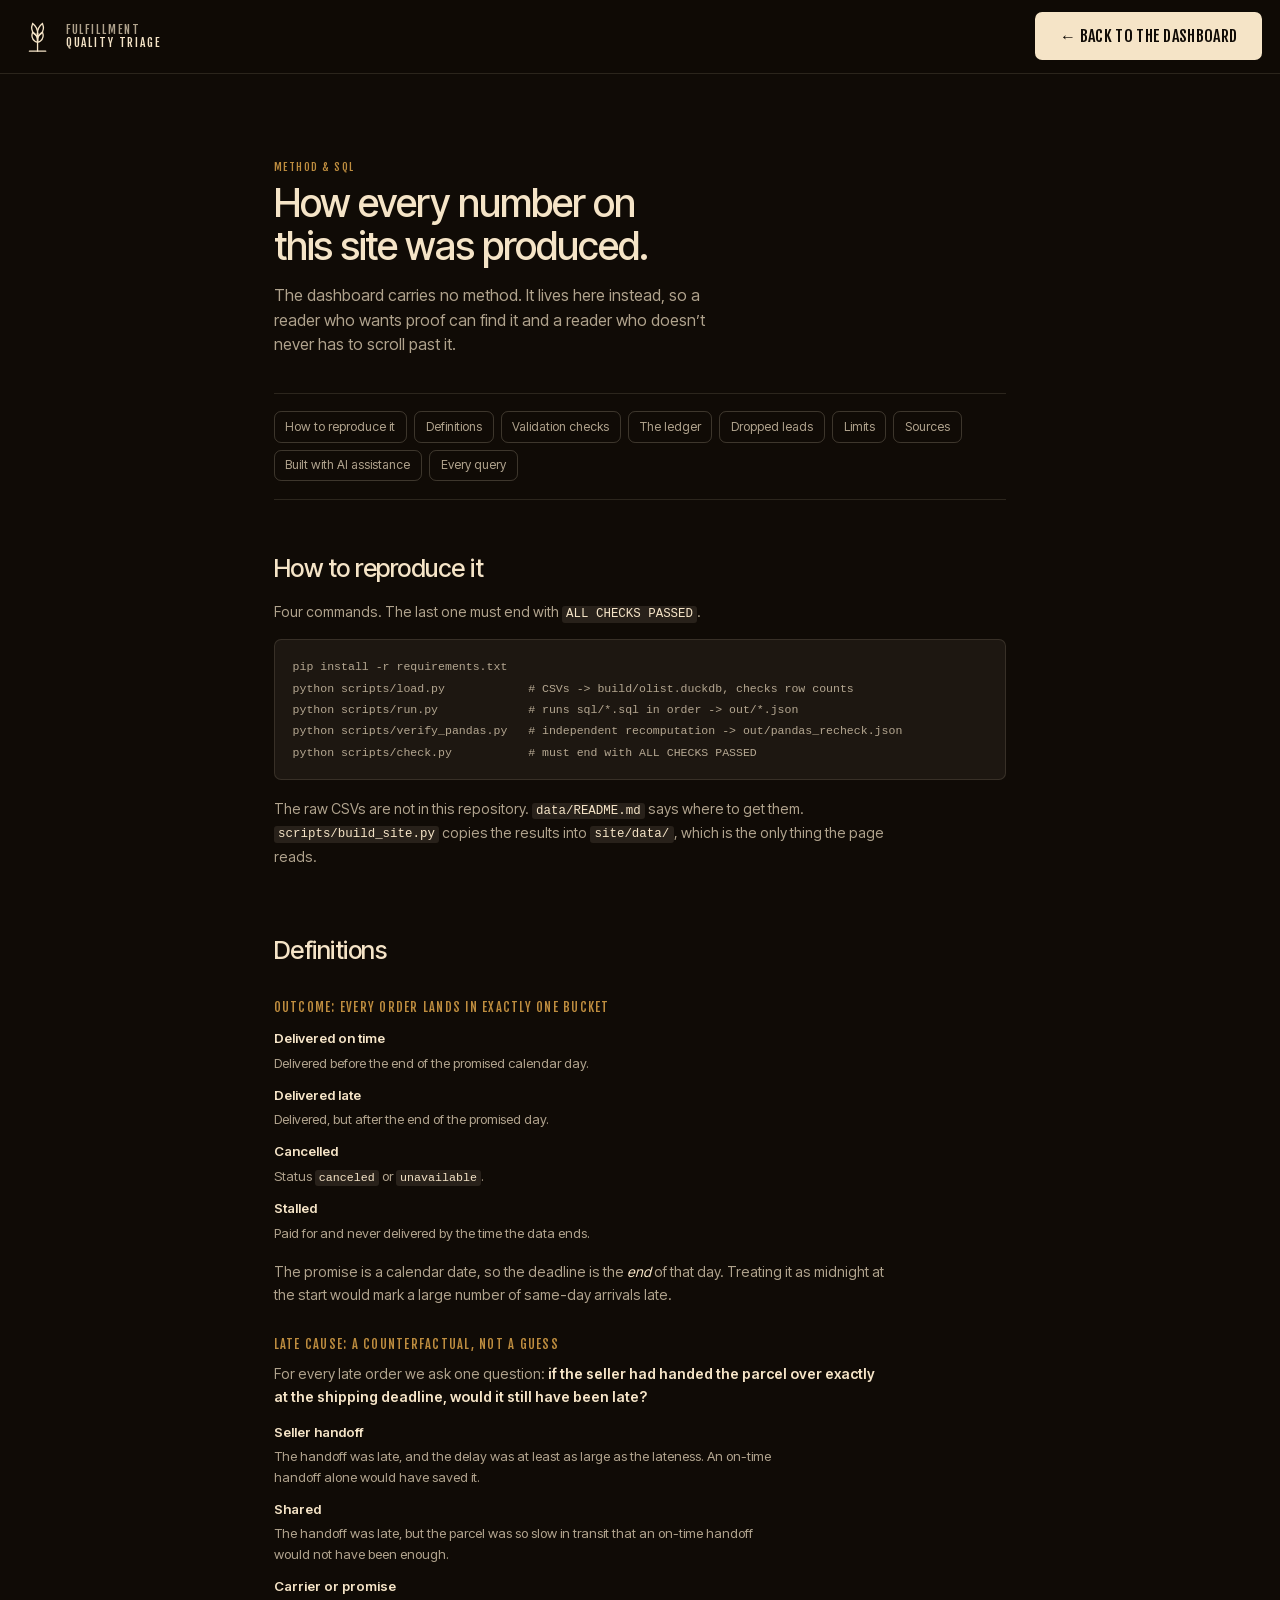
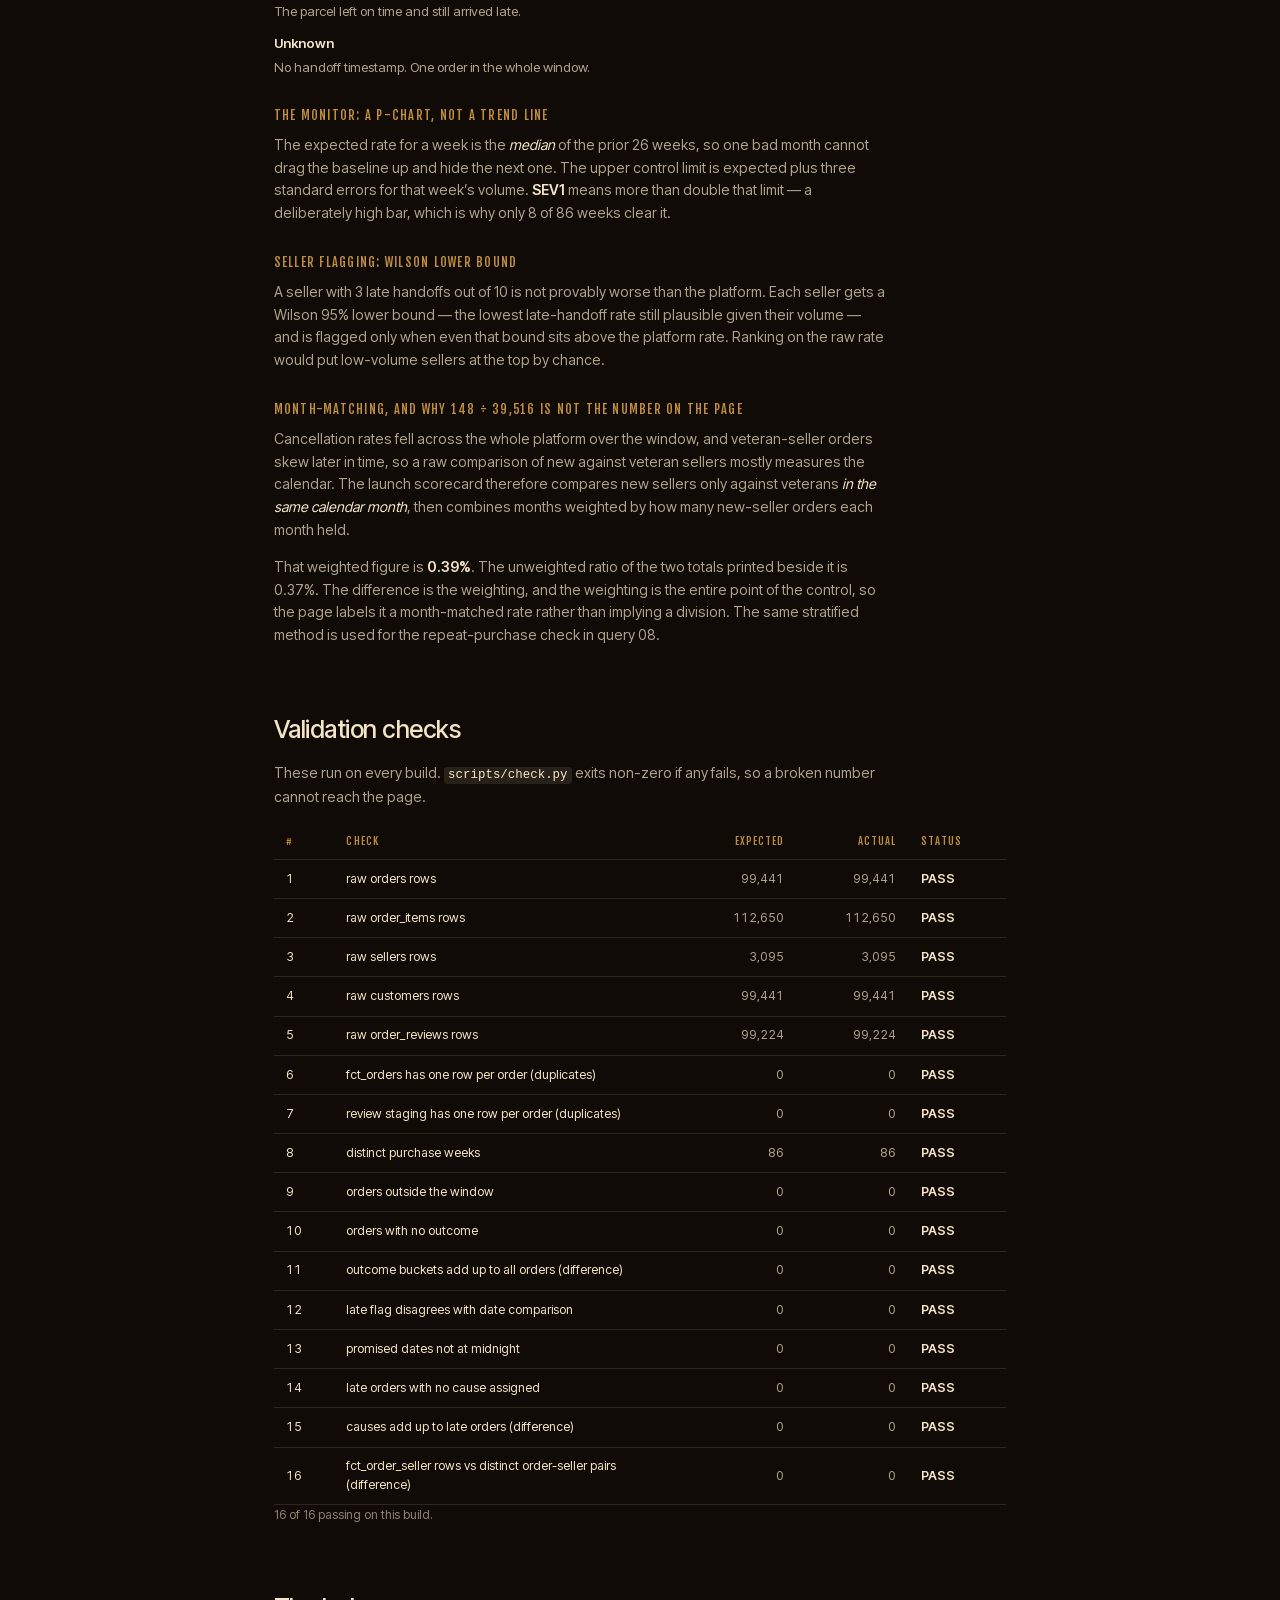
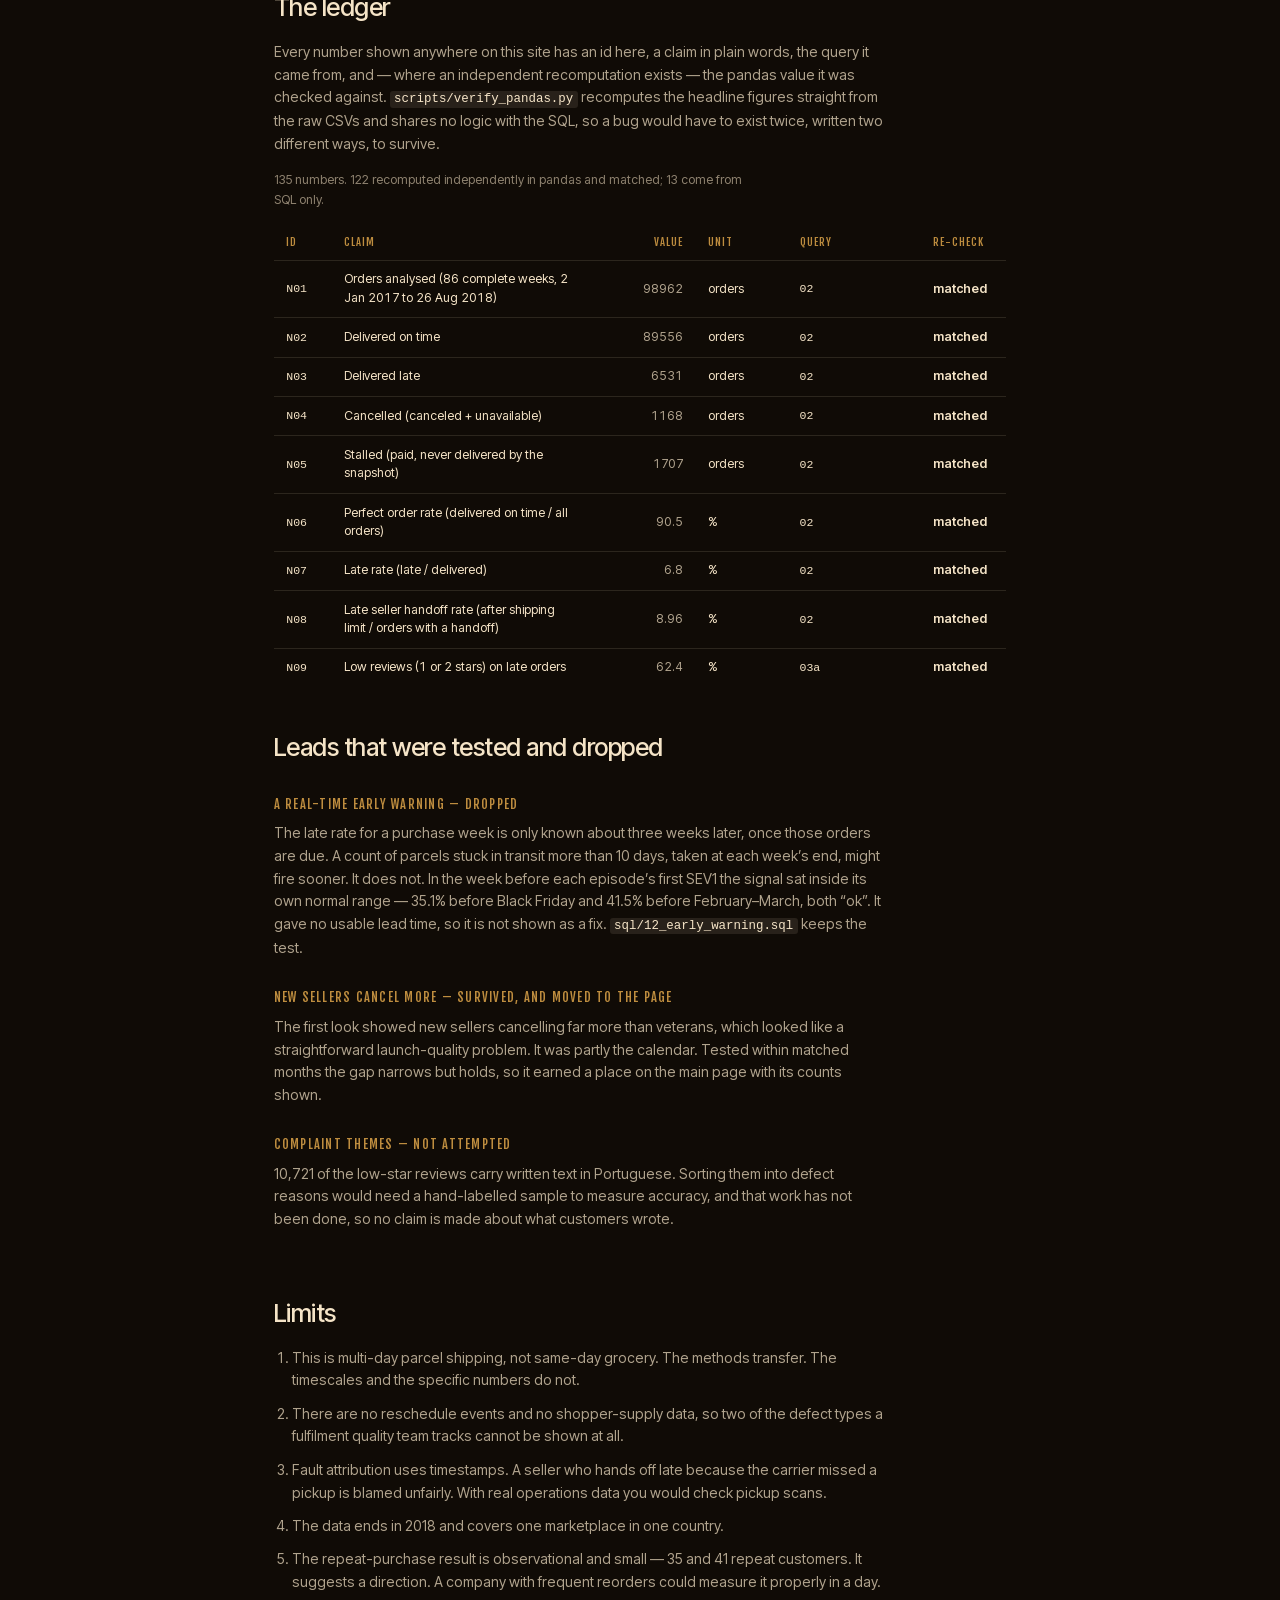
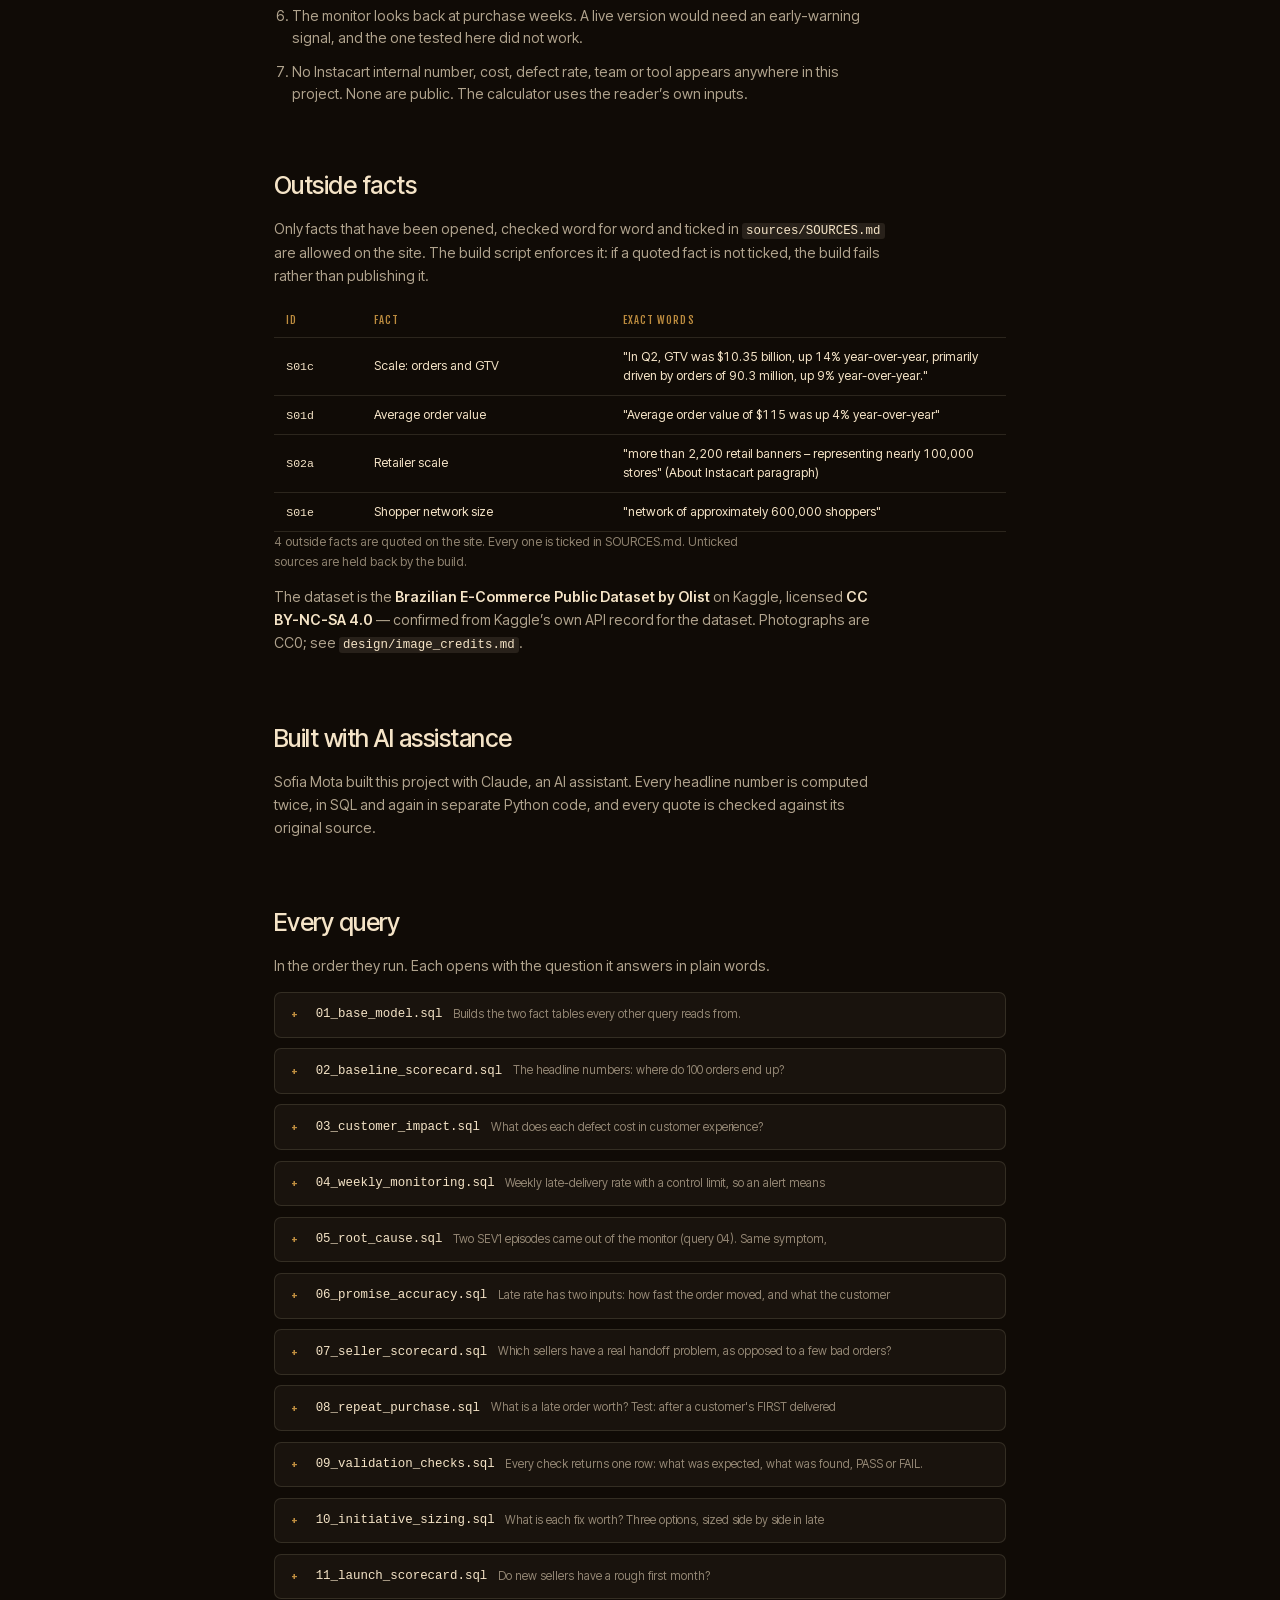
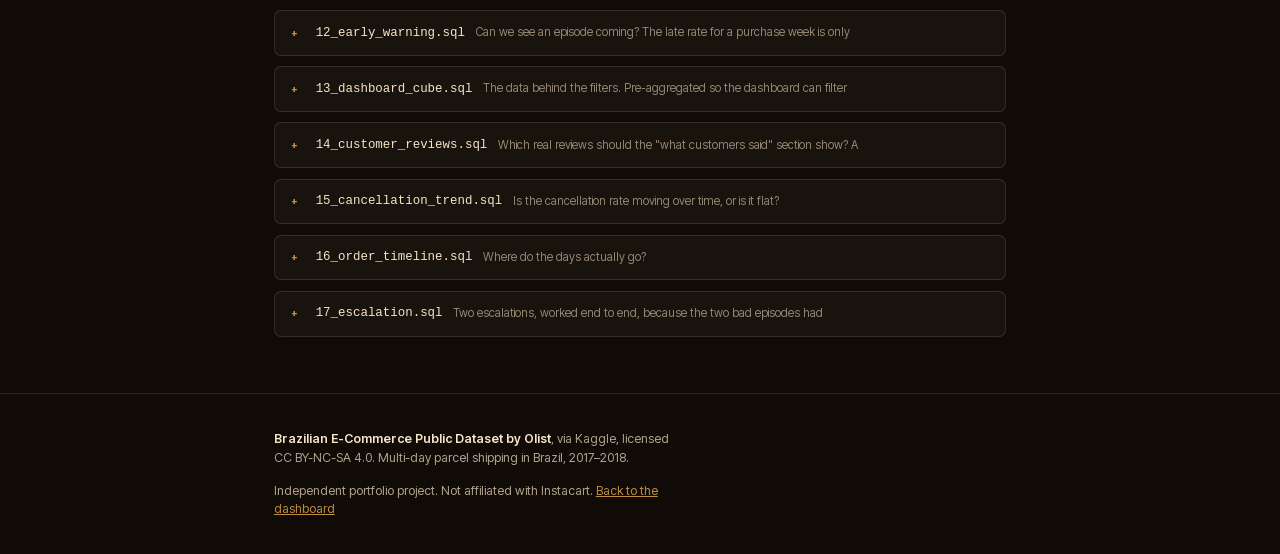
<file: site/method.html>
<!doctype html>
<html lang="en">
<head>
<meta charset="utf-8">
<meta name="viewport" content="width=device-width, initial-scale=1">
<title>Method &amp; SQL — Fulfillment Quality Triage</title>
<meta name="description" content="Definitions, validation checks, every query, the limits and the sources behind the Fulfillment Quality Triage case study.">
<link rel="preload" href="fonts/inter-tight-var-latin.woff2" as="font" type="font/woff2" crossorigin>
<link rel="stylesheet" href="css/style.css?v=17">
<link rel="stylesheet" href="css/method.css?v=2">
</head>
<body class="doc">

<header class="site-head site-head--solid">
  <a class="mark" href="index.html" aria-label="Back to the dashboard">
    <svg viewBox="0 0 48 48" fill="none" aria-hidden="true">
      <g stroke="#F5E4C7" stroke-width="1.6" stroke-linecap="round">
        <path d="M24 42V20"/>
        <path d="M24 20c0-5 2-9 6-12 2 5 1 10-2 13-1.4 1.4-2.8 2-4 2z"/>
        <path d="M24 20c0-5-2-9-6-12-2 5-1 10 2 13 1.4 1.4 2.8 2 4 2z"/>
        <path d="M24 29c0-4.4 2-8 6-10.5 1.6 4.4.6 8.6-2.4 11-1.2 1-2.4 1.4-3.6 1.4z"/>
        <path d="M24 29c0-4.4-2-8-6-10.5-1.6 4.4-.6 8.6 2.4 11 1.2 1 2.4 1.4 3.6 1.4z"/>
        <path d="M14 42h20"/>
      </g>
    </svg>
    <span class="mark__txt">Fulfillment<b>Quality Triage</b></span>
  </a>
  <nav class="head-actions"><a class="btn btn--label" href="index.html">&larr; Back to the dashboard</a></nav>
</header>

<main class="doc__wrap">
  <div class="shell">

    <p class="eyebrow">Method &amp; SQL</p>
    <h1 class="doc__h1">How every number on this site was produced.</h1>
    <p class="doc__lead">The dashboard carries no method. It lives here instead, so a reader who wants
      proof can find it and a reader who doesn&rsquo;t never has to scroll past it.</p>

    <nav class="toc">
      <a href="#how">How to reproduce it</a>
      <a href="#defs">Definitions</a>
      <a href="#checks">Validation checks</a>
      <a href="#ledger">The ledger</a>
      <a href="#dropped">Dropped leads</a>
      <a href="#limits">Limits</a>
      <a href="#sources">Sources</a>
      <a href="#ai">Built with AI assistance</a>
      <a href="#sql">Every query</a>
    </nav>

    <!-- ===================== reproduce ===================== -->
    <section id="how" class="doc__sec">
      <h2>How to reproduce it</h2>
      <p>Four commands. The last one must end with <code>ALL CHECKS PASSED</code>.</p>
      <pre class="code"><code>pip install -r requirements.txt
python scripts/load.py            # CSVs -&gt; build/olist.duckdb, checks row counts
python scripts/run.py             # runs sql/*.sql in order -&gt; out/*.json
python scripts/verify_pandas.py   # independent recomputation -&gt; out/pandas_recheck.json
python scripts/check.py           # must end with ALL CHECKS PASSED</code></pre>
      <p>The raw CSVs are not in this repository. <code>data/README.md</code> says where to get them.
         <code>scripts/build_site.py</code> copies the results into <code>site/data/</code>, which is
         the only thing the page reads.</p>
    </section>

    <!-- ===================== definitions ===================== -->
    <section id="defs" class="doc__sec">
      <h2>Definitions</h2>

      <h3>Outcome: every order lands in exactly one bucket</h3>
      <dl class="defs">
        <dt>Delivered on time</dt><dd>Delivered before the end of the promised calendar day.</dd>
        <dt>Delivered late</dt><dd>Delivered, but after the end of the promised day.</dd>
        <dt>Cancelled</dt><dd>Status <code>canceled</code> or <code>unavailable</code>.</dd>
        <dt>Stalled</dt><dd>Paid for and never delivered by the time the data ends.</dd>
      </dl>
      <p>The promise is a calendar date, so the deadline is the <em>end</em> of that day. Treating it as
         midnight at the start would mark a large number of same-day arrivals late.</p>

      <h3>Late cause: a counterfactual, not a guess</h3>
      <p>For every late order we ask one question: <strong>if the seller had handed the parcel over
         exactly at the shipping deadline, would it still have been late?</strong></p>
      <dl class="defs">
        <dt>Seller handoff</dt><dd>The handoff was late, and the delay was at least as large as the
          lateness. An on-time handoff alone would have saved it.</dd>
        <dt>Shared</dt><dd>The handoff was late, but the parcel was so slow in transit that an on-time
          handoff would not have been enough.</dd>
        <dt>Carrier or promise</dt><dd>The parcel left on time and still arrived late.</dd>
        <dt>Unknown</dt><dd>No handoff timestamp. One order in the whole window.</dd>
      </dl>

      <h3>The monitor: a p-chart, not a trend line</h3>
      <p>The expected rate for a week is the <em>median</em> of the prior 26 weeks, so one bad month
         cannot drag the baseline up and hide the next one. The upper control limit is expected plus
         three standard errors for that week&rsquo;s volume. <strong>SEV1</strong> means more than
         double that limit &mdash; a deliberately high bar, which is why only 8 of 86 weeks clear it.</p>

      <h3>Seller flagging: Wilson lower bound</h3>
      <p>A seller with 3 late handoffs out of 10 is not provably worse than the platform. Each seller
         gets a Wilson 95% lower bound &mdash; the lowest late-handoff rate still plausible given their
         volume &mdash; and is flagged only when even that bound sits above the platform rate. Ranking
         on the raw rate would put low-volume sellers at the top by chance.</p>

      <h3>Month-matching, and why 148&nbsp;&divide;&nbsp;39,516 is not the number on the page</h3>
      <p>Cancellation rates fell across the whole platform over the window, and veteran-seller orders
         skew later in time, so a raw comparison of new against veteran sellers mostly measures the
         calendar. The launch scorecard therefore compares new sellers only against veterans
         <em>in the same calendar month</em>, then combines months weighted by how many new-seller
         orders each month held.</p>
      <p>That weighted figure is <strong>0.39%</strong>. The unweighted ratio of the two totals printed
         beside it is 0.37%. The difference is the weighting, and the weighting is the entire point of
         the control, so the page labels it a month-matched rate rather than implying a division.
         The same stratified method is used for the repeat-purchase check in query 08.</p>
    </section>

    <!-- ===================== checks ===================== -->
    <section id="checks" class="doc__sec">
      <h2>Validation checks</h2>
      <p>These run on every build. <code>scripts/check.py</code> exits non-zero if any fails, so a
         broken number cannot reach the page.</p>
      <div class="tablewrap">
        <table class="table" id="t-checks">
          <thead><tr><th class="is-text">#</th><th class="is-text">Check</th><th>Expected</th><th>Actual</th><th class="is-text">Status</th></tr></thead>
          <tbody></tbody>
        </table>
      </div>
      <p class="doc__meta" id="checks-summary"></p>
    </section>

    <!-- ===================== ledger ===================== -->
    <section id="ledger" class="doc__sec">
      <h2>The ledger</h2>
      <p>Every number shown anywhere on this site has an id here, a claim in plain words, the query it
         came from, and &mdash; where an independent recomputation exists &mdash; the pandas value it was
         checked against. <code>scripts/verify_pandas.py</code> recomputes the headline figures straight
         from the raw CSVs and shares no logic with the SQL, so a bug would have to exist twice, written
         two different ways, to survive.</p>
      <p class="doc__meta" id="ledger-summary"></p>
      <div class="tablewrap tablewrap--tall">
        <table class="table" id="t-ledger">
          <thead><tr><th class="is-text">ID</th><th class="is-text">Claim</th><th>Value</th><th class="is-text">Unit</th><th class="is-text">Query</th><th class="is-text">Re-check</th></tr></thead>
          <tbody></tbody>
        </table>
      </div>
    </section>

    <!-- ===================== dropped ===================== -->
    <section id="dropped" class="doc__sec">
      <h2>Leads that were tested and dropped</h2>

      <h3>A real-time early warning &mdash; dropped</h3>
      <p>The late rate for a purchase week is only known about three weeks later, once those orders are
         due. A count of parcels stuck in transit more than 10 days, taken at each week&rsquo;s end,
         might fire sooner. It does not. In the week before each episode&rsquo;s first SEV1 the signal
         sat inside its own normal range &mdash; 35.1% before Black Friday and 41.5% before
         February&ndash;March, both &ldquo;ok&rdquo;. It gave no usable lead time, so it is not shown as
         a fix. <code>sql/12_early_warning.sql</code> keeps the test.</p>

      <h3>New sellers cancel more &mdash; survived, and moved to the page</h3>
      <p>The first look showed new sellers cancelling far more than veterans, which looked like a
         straightforward launch-quality problem. It was partly the calendar. Tested within matched
         months the gap narrows but holds, so it earned a place on the main page with its counts shown.</p>

      <h3>Complaint themes &mdash; not attempted</h3>
      <p>10,721 of the low-star reviews carry written text in Portuguese. Sorting them into defect
         reasons would need a hand-labelled sample to measure accuracy, and that work has not been
         done, so no claim is made about what customers wrote.</p>
    </section>

    <!-- ===================== limits ===================== -->
    <section id="limits" class="doc__sec">
      <h2>Limits</h2>
      <ol class="limits">
        <li>This is multi-day parcel shipping, not same-day grocery. The methods transfer. The
            timescales and the specific numbers do not.</li>
        <li>There are no reschedule events and no shopper-supply data, so two of the defect types a
            fulfilment quality team tracks cannot be shown at all.</li>
        <li>Fault attribution uses timestamps. A seller who hands off late because the carrier missed a
            pickup is blamed unfairly. With real operations data you would check pickup scans.</li>
        <li>The data ends in 2018 and covers one marketplace in one country.</li>
        <li>The repeat-purchase result is observational and small &mdash; 35 and 41 repeat customers.
            It suggests a direction. A company with frequent reorders could measure it properly in a day.</li>
        <li>The monitor looks back at purchase weeks. A live version would need an early-warning
            signal, and the one tested here did not work.</li>
        <li>No Instacart internal number, cost, defect rate, team or tool appears anywhere in this
            project. None are public. The calculator uses the reader&rsquo;s own inputs.</li>
      </ol>
    </section>

    <!-- ===================== sources ===================== -->
    <section id="sources" class="doc__sec">
      <h2>Outside facts</h2>
      <p>Only facts that have been opened, checked word for word and ticked in
         <code>sources/SOURCES.md</code> are allowed on the site. The build script enforces it: if a
         quoted fact is not ticked, the build fails rather than publishing it.</p>
      <div class="tablewrap">
        <table class="table" id="t-sources">
          <thead><tr><th class="is-text">ID</th><th class="is-text">Fact</th><th class="is-text">Exact words</th></tr></thead>
          <tbody></tbody>
        </table>
      </div>
      <p class="doc__meta" id="sources-summary"></p>
      <p>The dataset is the <b>Brazilian E-Commerce Public Dataset by Olist</b> on Kaggle, licensed
         <b>CC BY-NC-SA 4.0</b> &mdash; confirmed from Kaggle&rsquo;s own API record for the dataset.
         Photographs are CC0; see <code>design/image_credits.md</code>.</p>
    </section>

    <!-- ===================== ai ===================== -->
    <section id="ai" class="doc__sec">
      <h2>Built with AI assistance</h2>
      <p>Sofia Mota built this project with Claude, an AI assistant. Every headline number is computed
         twice, in SQL and again in separate Python code, and every quote is checked against its
         original source.</p>
    </section>

    <!-- ===================== sql ===================== -->
    <section id="sql" class="doc__sec">
      <h2>Every query</h2>
      <p>In the order they run. Each opens with the question it answers in plain words.</p>
      <div id="sql-list" class="sqlist"></div>
    </section>

  </div>
</main>

<footer class="site-foot">
  <div class="shell foot__grid">
    <p><b>Brazilian E-Commerce Public Dataset by Olist</b>, via Kaggle, licensed CC BY-NC-SA 4.0.
       Multi-day parcel shipping in Brazil, 2017&ndash;2018.</p>
    <p>Independent portfolio project. Not affiliated with Instacart.
       <a href="index.html">Back to the dashboard</a></p>
  </div>
</footer>

<script src="js/method.js?v=2"></script>
</body>
</html>
</file>
<file: site/css/style.css>
/* ============================================================
   Fulfillment Quality Triage — Sofia Mota
   Visual system modelled on the reference site studied in
   design/inspiration/. Fonts are free substitutes:
     Inter Tight  — body + headline (SIL OFL)
     Fjalla One   — condensed display (SIL OFL), standing in for
                    the reference site's licensed Peperoncino Sans
   ============================================================ */

/* ---------- fonts ---------- */
@font-face {
  font-family: 'Inter Tight';
  src: url('../fonts/inter-tight-var-latin.woff2') format('woff2');
  font-weight: 100 900;
  font-style: normal;
  font-display: swap;
  unicode-range: U+0000-00FF, U+0131, U+0152-0153, U+02BB-02BC, U+02C6, U+02DA,
                 U+02DC, U+0304, U+0308, U+0329, U+2000-206F, U+20AC, U+2122,
                 U+2191, U+2193, U+2212, U+2215, U+FEFF, U+FFFD;
}
@font-face {
  font-family: 'Inter Tight';
  src: url('../fonts/inter-tight-var-latin-ext.woff2') format('woff2');
  font-weight: 100 900;
  font-style: normal;
  font-display: swap;
  unicode-range: U+0100-02BA, U+02BD-02C5, U+02C7-02CC, U+02CE-02D7, U+02DD-02FF,
                 U+0304, U+0308, U+0329, U+1D00-1DBF, U+1E00-1E9F, U+1EF2-1EFF,
                 U+2020, U+20A0-20AB, U+20AD-20C4, U+2113, U+2C60-2C7F, U+A720-A7FF;
}
@font-face {
  font-family: 'Fjalla One';
  src: url('../fonts/fjalla-one-400-latin.woff2') format('woff2');
  font-weight: 400;
  font-style: normal;
  font-display: swap;
  unicode-range: U+0000-00FF, U+0131, U+0152-0153, U+02BB-02BC, U+02C6, U+02DA,
                 U+02DC, U+0304, U+0308, U+0329, U+2000-206F, U+20AC, U+2122,
                 U+2191, U+2193, U+2212, U+2215, U+FEFF, U+FFFD;
}
@font-face {
  font-family: 'Fjalla One';
  src: url('../fonts/fjalla-one-400-latin-ext.woff2') format('woff2');
  font-weight: 400;
  font-style: normal;
  font-display: swap;
  unicode-range: U+0100-02BA, U+02BD-02C5, U+02C7-02CC, U+02CE-02D7, U+02DD-02FF,
                 U+0304, U+0308, U+0329, U+1D00-1DBF, U+1E00-1E9F, U+1EF2-1EFF,
                 U+2020, U+20A0-20AB, U+20AD-20C4, U+2113, U+2C60-2C7F, U+A720-A7FF;
}

/* ---------- tokens ---------- */
:root {
  /* shell palette, sampled from the reference site */
  --ink:        #100B06;  /* page background      */
  --cream:      #F5E4C7;  /* primary text / fills */
  --gold:       #BE8D3F;  /* muted accent, labels */
  --card:       #322C23;  /* raised surface       */
  --ember:      #F15726;  /* hot accent           */
  --ember-soft: #EF8F4A;
  --crimson:    #DA1F27;

  /* data encoding (kept distinct from the shell palette) */
  --ok:    #3FA66A;
  --warn:  #EF8F4A;
  --bad:   #DA1F27;

  --cream-12: rgba(245, 228, 199, 0.12);
  --cream-20: rgba(245, 228, 199, 0.20);
  --cream-55: rgba(245, 228, 199, 0.55);
  --cream-70: rgba(245, 228, 199, 0.70);

  --display: 'Fjalla One', 'Arial Narrow', sans-serif;
  --body: 'Inter Tight', system-ui, -apple-system, 'Segoe UI', Arial, sans-serif;

  --gutter: 1.25rem;   /* 18px on the 1440 artboard */
  --radius: 0.5rem;
}

/* The reference site scales every dimension from a 1440px artboard, so the
   whole layout grows and shrinks as one piece. 1440 / 16 = 90. */
html {
  font-size: calc(100vw / 90);
  -webkit-text-size-adjust: 100%;
}
@media (min-width: 1800px) { html { font-size: 20px; } }   /* stop growing   */
@media (max-width: 900px)  { html { font-size: 16px; } }   /* stop shrinking */

* { box-sizing: border-box; }

body {
  margin: 0;
  background: var(--ink);
  color: var(--cream);
  font-family: var(--body);
  font-size: 1rem;
  line-height: 1.5;
  -webkit-font-smoothing: antialiased;
  -moz-osx-font-smoothing: grayscale;
}

/* `overflow-x: hidden` on <body> turns body into its own scroll box, which
   moves scroll events off window and breaks anything listening there.
   `clip` on the root contains the hero's bleeding produce without creating a
   scroll container at all. */
html { overflow-x: clip; }

::selection { background: var(--ember); color: var(--ink); }

a { color: inherit; }

/* ---------- shared primitives ---------- */
.shell {
  width: 100%;
  padding-inline: var(--gutter);
}

.eyebrow {
  font-family: var(--display);
  text-transform: uppercase;
  font-size: 0.75rem;
  letter-spacing: 0.14em;
  color: var(--gold);
  margin: 0;
}

/* Cream pill button, as on the reference site's header */
.btn {
  display: inline-flex;
  align-items: center;
  justify-content: center;
  height: 3.375rem;
  padding-inline: 1.75rem;
  border: 0;
  border-radius: var(--radius);
  background: var(--cream);
  color: var(--ink);
  font-family: var(--display);
  font-size: 1.125rem;
  letter-spacing: 0.02em;
  text-transform: uppercase;
  text-decoration: none;
  cursor: pointer;
  white-space: nowrap;
  transition: background 160ms ease, color 160ms ease;
}
.btn:hover { background: var(--ember); color: var(--cream); }

.btn--ghost {
  background: transparent;
  color: var(--cream);
  border: 1px solid var(--cream-20);
  width: 3.375rem;
  padding-inline: 0;
}
.btn--ghost:hover { background: var(--cream); color: var(--ink); }

/* ============================================================
   Header
   ============================================================ */
.site-head {
  position: absolute;
  inset: 0 0 auto 0;
  z-index: 20;
  display: flex;
  align-items: center;
  justify-content: space-between;
  padding: 0.875rem var(--gutter);
}

/* A wheat/stalk monogram — my own mark, not the reference site's */
.mark {
  display: flex;
  align-items: center;
  gap: 0.625rem;
  text-decoration: none;
}
.mark svg { width: 2.75rem; height: 2.75rem; display: block; }
.mark__txt {
  font-family: var(--display);
  text-transform: uppercase;
  font-size: 0.8125rem;
  letter-spacing: 0.16em;
  line-height: 1.15;
  color: var(--cream-70);
}
.mark__txt b { display: block; color: var(--cream); font-weight: 400; }

.head-actions { display: flex; align-items: center; gap: 0.5rem; }

/* ============================================================
   Hero
   ============================================================ */
.hero {
  position: relative;
  min-height: 100vh;
  display: flex;
  flex-direction: column;
  justify-content: flex-start;   /* reference sits the headline high, not centred */
  overflow: hidden;
  padding: 5.5rem var(--gutter) 3rem;
}

.hero__inner {
  position: relative;
  z-index: 2;
  width: 100%;
  max-width: 58rem;              /* ~928px on the 1440 artboard */
  margin-inline: auto;
  text-align: center;
}

.hero h1 {
  margin: 0;
  font-family: var(--body);
  font-weight: 440;
  font-size: 4rem;               /* 64px on the 1440 artboard */
  line-height: 1.0;              /* reference sets big glyphs on tight leading */
  letter-spacing: -0.025em;
  color: var(--cream);
  text-wrap: balance;
}

/* the inline splat that sits between sentences, as in the reference hero */
.splat {
  display: inline-block;
  width: 0.78em;
  height: 0.78em;
  vertical-align: -0.06em;
  margin-inline: 0.12em;
}

.hero__sub {
  margin: 2.25rem auto 0;
  max-width: 34rem;
  font-size: 1.125rem;
  line-height: 1.5;
  color: var(--cream-70);
}
.hero__sub b {
  color: var(--cream);
  font-weight: 600;
  font-variant-numeric: tabular-nums;
}

/* pull-quote with its source, sitting under the headline */
.hero__quote {
  margin: 2.25rem auto 0;
  max-width: 30rem;
  padding-top: 1.5rem;
  border-top: 1px solid var(--cream-12);
}
.hero__quote p {
  margin: 0;
  font-size: 1rem;
  line-height: 1.5;
  color: var(--cream-70);
}
.hero__quote q { color: var(--cream); font-style: italic; }
.hero__quote cite {
  display: block;
  margin-top: 0.625rem;
  font-family: var(--display);
  font-style: normal;
  text-transform: uppercase;
  font-size: 0.6875rem;
  letter-spacing: 0.14em;
  color: var(--gold);
}

/* byline + scroll cue pinned to the bottom of the first screen */
.hero__foot {
  position: absolute;
  inset: auto 0 1.75rem;
  z-index: 2;
  display: flex;
  align-items: flex-end;
  justify-content: space-between;
  padding-inline: var(--gutter);
}
.byline {
  font-family: var(--display);
  text-transform: uppercase;
  font-size: 0.6875rem;
  letter-spacing: 0.14em;
  line-height: 1.5;
  color: var(--cream-55);
  margin: 0;
}
.byline b { display: block; color: var(--cream); font-weight: 400; }

.scroll-cue {
  display: flex;
  align-items: center;
  gap: 0.5rem;
  font-family: var(--display);
  text-transform: uppercase;
  font-size: 0.6875rem;
  letter-spacing: 0.14em;
  color: var(--cream-55);
}
.scroll-cue__rail {
  position: relative;
  width: 1px;
  height: 2.5rem;
  background: var(--cream-20);
  overflow: hidden;
}
.scroll-cue__rail::after {
  content: '';
  position: absolute;
  inset-inline: 0;
  top: 0;
  height: 45%;
  background: var(--cream);
  animation: cue 2.1s cubic-bezier(0.65, 0, 0.35, 1) infinite;
}
@keyframes cue {
  0%   { transform: translateY(-105%); }
  100% { transform: translateY(240%); }
}

/* ---------- hero headline: word-by-word ----------
   The <em> carries no italics; it marks the accent phrase semantically and
   the words inside it inherit the ember colour. */
.hero__h1 em { font-style: normal; color: var(--ember-soft); }

.hero__h1 .w { display: inline-block; }

/* Only the run state hides anything, and only after JS has wrapped the words.
   Without JS the headline renders as ordinary text at full opacity. */
.hero__h1.words-run .w {
  opacity: 0;
  transform: translate3d(0, 0.5em, 0);
}
.hero__h1.words-run.words-ready .w {
  opacity: 1;
  transform: none;
  transition: opacity 520ms cubic-bezier(0.22, 1, 0.36, 1) var(--wd, 0ms),
              transform 520ms cubic-bezier(0.22, 1, 0.36, 1) var(--wd, 0ms);
}

/* ---------- drifting produce ---------- */
.produce {
  position: absolute;
  inset: 0;
  z-index: 1;
  pointer-events: none;
  /* settle the photos into the warm dark page so they read as set dressing,
     never competing with the numbers */
  filter: saturate(0.95) brightness(0.94);
}
/* The slot owns position and the entrance. Keeping the two transforms on
   separate elements means the slow rotation never has to know about the
   entrance, and neither resets the other. */
.produce__slot {
  position: absolute;
  display: block;
  width: var(--w);
  left: var(--x);
  top: var(--y);
  opacity: 0;
  transform: translate3d(0, 1.5rem, 0);
  animation: produce-in 900ms cubic-bezier(0.22, 1, 0.36, 1) forwards;
  animation-delay: var(--d, 0ms);
}
@keyframes produce-in {
  to { opacity: var(--o, 1); transform: translate3d(0, 0, 0); }
}

/* One slow clockwise turn. Never faster than 30s, so it reads as drift
   rather than motion, and it is the only thing on the page that loops. */
.produce__slot img {
  display: block;
  width: 100%;
  height: auto;
  animation: produce-spin var(--spin, 40s) linear infinite;
}
@keyframes produce-spin {
  from { transform: rotate(0deg); }
  to   { transform: rotate(360deg); }
}


/* ============================================================
   Sections
   ============================================================ */
.band { position: relative; padding: 5rem 0 4.25rem; }
.band + .band { border-top: 1px solid var(--cream-12); }

.band__h {
  margin: 0.5rem 0 0;
  max-width: 24ch;
  font-weight: 500;
  font-size: 2.5rem;
  line-height: 1.08;
  letter-spacing: -0.025em;
  color: var(--cream);
  text-wrap: balance;
}
.band__h b { font-weight: 500; font-variant-numeric: tabular-nums; }

.band__sub {
  margin: 0.875rem 0 0;
  max-width: 48ch;
  font-size: 1.0625rem;
  line-height: 1.45;
  color: var(--cream-70);
}

.grid { display: grid; gap: 1.25rem; margin-top: 2.25rem; }
.grid--2 { grid-template-columns: repeat(2, minmax(0, 1fr)); }
.band .card + .grid, .band .grid + .grid { margin-top: 1.25rem; }
.band .card.rise { margin-top: 2.25rem; }

/* ---------- card: cream plaque over a dark outlined box ---------- */
.card { display: flex; flex-direction: column; min-width: 0; }

/* Deliberately not a flex container: a flex parent strips the whitespace
   between a text node and an inline <span>, which turned
   "Seller 06a2c3af" into "Seller06a2c3af" once the id was injected. */
.tag {
  margin: 0;
  display: block;
  padding: 0.9375rem 1.5rem;
  border-radius: var(--radius);
  background: var(--cream);
  color: var(--ink);
  font-family: var(--display);
  font-size: 1.0625rem;
  line-height: 1.1;
  letter-spacing: 0.01em;
  text-transform: uppercase;
  text-align: center;
  text-wrap: balance;
}
.tag--amber { background: var(--ember-soft); }
.tag--red   { background: var(--crimson); color: var(--cream); }

.card__body {
  flex: 1;
  margin-top: -0.25rem;
  padding: 1.5rem 1.25rem 1.25rem;
  border: 1px solid var(--cream-20);
  border-radius: var(--radius);
}
.card__body--flush { padding: 0.25rem 0 0; }

/* ---------- captions ---------- */
.note {
  margin: 1.125rem 0 0;
  font-size: 0.9375rem;
  line-height: 1.5;
  color: var(--cream-70);
  text-wrap: pretty;
}
.note b { color: var(--cream); font-weight: 600; font-variant-numeric: tabular-nums; }
.note strong { color: var(--cream); font-weight: 600; }
.note--lead { margin: 0 0 1.25rem; }

/* ---------- KPI row ---------- */
.kpis {
  display: grid;
  grid-template-columns: repeat(5, minmax(0, 1fr));
  gap: 1rem;
  margin: 2.25rem 0 0;
  padding: 0;
  list-style: none;
}
.kpis li {
  padding: 1.125rem 1rem;
  border: 1px solid var(--cream-12);
  border-radius: var(--radius);
  background: rgba(50, 44, 35, 0.35);
}
.kpi__v {
  display: block;
  font-family: var(--display);
  font-size: 2.625rem;
  line-height: 1;
  color: var(--cream);
  font-variant-numeric: tabular-nums;
}
.kpi__l {
  display: block;
  margin-top: 0.625rem;
  font-size: 0.875rem;
  line-height: 1.35;
  color: var(--cream-70);
}
.kpi__l em {
  display: block;
  font-style: normal;
  font-size: 0.8125rem;
  color: var(--cream-55);
}
.kpi__l b { color: var(--cream-70); font-weight: 600; }

/* ---------- stat cards ---------- */
.stats {
  display: grid;
  grid-template-columns: repeat(4, minmax(0, 1fr));
  gap: 1rem;
  margin: 2.25rem 0 0;
  padding: 0;
  list-style: none;
}
.stat {
  display: flex;
  flex-direction: column;
  gap: 0.5rem;
  padding: 1.25rem 1.125rem;
  border: 1px solid var(--cream-12);
  border-radius: var(--radius);
  background: rgba(50, 44, 35, 0.32);
  transition: border-color 200ms ease, transform 320ms cubic-bezier(0.22, 1, 0.36, 1);
}
.stat:hover { border-color: var(--cream-20); transform: translateY(-2px); }

.stat__v {
  font-family: var(--display);
  font-size: 2.5rem;
  line-height: 1;
  color: var(--cream);
  font-variant-numeric: tabular-nums;
}
.stat__l {
  font-size: 0.9375rem;
  line-height: 1.3;
  color: var(--cream-70);
}
.stat__c {
  display: flex;
  align-items: center;
  gap: 0.375rem;
  margin-top: 0.25rem;
  padding-top: 0.75rem;
  border-top: 1px solid var(--cream-12);
  font-size: 0.875rem;
  color: var(--cream-55);
  flex-wrap: wrap;
}
.stat__c svg { width: 1rem; height: 1rem; flex: none; }
.stat__c b { font-weight: 600; font-variant-numeric: tabular-nums; }
.stat__c em { font-style: normal; }

/* Direction is the arrow; tone is the colour. They are separate because a
   number going up is not automatically good news. */
.stat[data-tone="bad"]  .stat__c svg,
.stat[data-tone="bad"]  .stat__c b { color: var(--ember); }
.stat[data-tone="good"] .stat__c svg,
.stat[data-tone="good"] .stat__c b { color: var(--ok); }

/* ---------- charts ---------- */
.chart { position: relative; height: 16rem; }
.chart--sm   { height: 11rem; }
.chart--tall { height: 21rem; }
.chart canvas { display: block; width: 100% !important; height: 100% !important; }

/* ---------- waffle ---------- */
.waffle {
  display: grid;
  grid-template-columns: repeat(20, 1fr);
  gap: 0.25rem;
  margin-bottom: 1.125rem;
}
.waffle i {
  display: block;
  aspect-ratio: 1;
  border-radius: 2px;
  background: var(--c, var(--cream-20));
}
.legend {
  display: flex;
  flex-wrap: wrap;
  gap: 0.375rem 1.25rem;
  margin: 0;
  padding: 0;
  list-style: none;
  font-size: 0.875rem;
  color: var(--cream-70);
}
.legend li { display: flex; align-items: center; gap: 0.4375rem; }
.legend i {
  width: 0.75rem; height: 0.75rem; border-radius: 2px;
  background: var(--c); flex: none;
}
.legend b { color: var(--cream); font-weight: 600; font-variant-numeric: tabular-nums; }

/* ---------- public-scale strip ---------- */
.scale { margin-top: 3rem; padding-top: 1.5rem; border-top: 1px solid var(--cream-12); }
.scale__h {
  margin: 0;
  font-family: var(--display);
  text-transform: uppercase;
  font-size: 0.8125rem;
  letter-spacing: 0.12em;
  color: var(--gold);
}
.scale__list {
  display: flex; flex-wrap: wrap; gap: 0.75rem 2.75rem;
  margin: 1rem 0 0; padding: 0; list-style: none;
}
.scale__list li { display: flex; align-items: baseline; gap: 0.5rem; }
.scale__v {
  font-family: var(--display); font-size: 1.5rem; line-height: 1;
  color: var(--cream); font-variant-numeric: tabular-nums;
}
.scale__l { font-size: 0.875rem; color: var(--cream-70); }

/* ---------- escalation cases ---------- */
.case { display: flex; flex-direction: column; min-width: 0; }
.case__body {
  flex: 1;
  margin-top: -0.25rem;
  padding: 1.5rem 1.375rem 1.25rem;
  border: 1px solid var(--cream-20);
  border-radius: var(--radius);
}
.beats { margin: 0 0 1.5rem; }
.beats dt {
  margin-top: 1.125rem;
  font-family: var(--display);
  text-transform: uppercase;
  font-size: 0.75rem;
  letter-spacing: 0.12em;
  color: var(--gold);
}
.beats dt:first-child { margin-top: 0; }
.beats dd {
  margin: 0.375rem 0 0;
  font-size: 0.9375rem;
  line-height: 1.5;
  color: var(--cream-70);
}
.beats dd b { color: var(--cream); font-weight: 600; font-variant-numeric: tabular-nums; }
.beats dd strong { color: var(--ember-soft); font-weight: 600; }
.beats dd em { font-style: italic; color: var(--cream); }

/* ---------- fix list ---------- */
.fixlist { margin: 1.25rem 0 0; padding: 0; list-style: none; display: grid; gap: 0.75rem; }
.fixlist li {
  display: grid;
  grid-template-columns: 2.5rem 1fr auto;
  align-items: baseline;
  gap: 1rem;
  padding: 1rem 1.25rem;
  border: 1px solid var(--cream-12);
  border-radius: var(--radius);
}
.fixlist .fx__r {
  font-family: var(--display); font-size: 1.25rem; color: var(--gold);
}
.fixlist .fx__n { color: var(--cream); font-size: 1.0625rem; }
.fixlist .fx__n em {
  display: block; font-style: normal; margin-top: 0.3125rem;
  font-size: 0.875rem; color: var(--cream-70);
}
.fixlist .fx__v {
  font-family: var(--display); font-size: 1.75rem; color: var(--cream);
  font-variant-numeric: tabular-nums; white-space: nowrap;
}
.fixlist .fx__v em {
  display: block; font-style: normal; font-family: var(--body);
  font-size: 0.8125rem; color: var(--cream-70); text-align: right;
}

/* ---------- calculator ---------- */
.calc__grid {
  display: grid;
  grid-template-columns: repeat(3, minmax(0, 1fr));
  gap: 1rem;
}
.calc__grid label {
  display: flex; flex-direction: column; gap: 0.5rem;
  font-size: 0.875rem; color: var(--cream-70);
}
.calc__grid input {
  font: inherit;
  font-size: 1.0625rem;
  font-variant-numeric: tabular-nums;
  padding: 0.6875rem 0.875rem;
  color: var(--cream);
  background: rgba(50, 44, 35, 0.5);
  border: 1px solid var(--cream-20);
  border-radius: var(--radius);
}
.calc__grid input:focus-visible { outline: 2px solid var(--gold); outline-offset: 1px; }
.calc__grid input::placeholder { color: var(--cream-55); }
.calc__out {
  display: grid; grid-template-columns: repeat(2, minmax(0, 1fr));
  gap: 1rem; margin-top: 1.5rem; padding-top: 1.25rem;
  border-top: 1px solid var(--cream-12);
}
.calc__v {
  display: block; font-family: var(--display); font-size: 2.25rem; line-height: 1;
  color: var(--cream); font-variant-numeric: tabular-nums;
}
.calc__l { display: block; margin-top: 0.5rem; font-size: 0.875rem; color: var(--cream-70); }

/* ---------- the plan ---------- */
.plan { margin: 2.25rem 0 0; padding: 0; list-style: none; display: grid; gap: 1rem; }
.plan li {
  display: grid; grid-template-columns: 3.5rem 1fr; gap: 1.25rem;
  padding: 1.5rem 1.375rem;
  border: 1px solid var(--cream-12);
  border-radius: var(--radius);
}
.plan__n {
  font-family: var(--display); font-size: 2rem; line-height: 1; color: var(--gold);
}
.plan h3 {
  margin: 0; font-size: 1.1875rem; font-weight: 500; color: var(--cream);
  letter-spacing: -0.01em;
}
.plan h3 b { font-weight: 500; font-variant-numeric: tabular-nums; }
.plan li > div > p {
  margin: 0.5rem 0 0; font-size: 0.9375rem; line-height: 1.5; color: var(--cream-70);
}
.plan li > div > p b { color: var(--cream); font-weight: 600; font-variant-numeric: tabular-nums; }
.plan__meta {
  display: flex; flex-wrap: wrap; gap: 0.375rem 1.75rem; margin: 1rem 0 0;
  font-size: 0.875rem;
}
.plan__meta dt {
  font-family: var(--display); text-transform: uppercase; font-size: 0.6875rem;
  letter-spacing: 0.12em; color: var(--gold); align-self: center;
}
.plan__meta dd { margin: 0 1.25rem 0 0.5rem; color: var(--cream-70); }

/* ---------- deck download ---------- */
.deck {
  display: inline-flex; align-items: center; gap: 1rem;
  margin-top: 1.75rem; padding: 1.125rem 1.5rem;
  border: 1px solid var(--cream-20); border-radius: var(--radius);
  color: var(--cream); text-decoration: none;
  transition: background 160ms ease, border-color 160ms ease;
}
.deck:hover { background: rgba(50, 44, 35, 0.6); border-color: var(--cream-55); }
.deck__i { display: flex; width: 1.5rem; color: var(--gold); }
.deck__i svg { width: 100%; height: auto; }
.deck b { display: block; font-weight: 500; font-size: 1.0625rem; }
.deck em { display: block; font-style: normal; margin-top: 0.1875rem; font-size: 0.875rem; color: var(--cream-70); }

/* ---------- table ---------- */
.tablewrap { overflow-x: auto; }
.table { width: 100%; border-collapse: collapse; font-size: 0.9375rem; }
.table th, .table td {
  padding: 0.6875rem 0.875rem;
  text-align: right;
  white-space: nowrap;
  border-bottom: 1px solid var(--cream-12);
}
.table th.is-text, .table td.is-text { text-align: left; }
.table thead th {
  position: sticky; top: 0;
  background: var(--ink);
  font-family: var(--display); font-weight: 400;
  text-transform: uppercase; font-size: 0.75rem; letter-spacing: 0.1em;
  color: var(--gold); cursor: pointer; user-select: none;
}
.table thead th:hover { color: var(--cream); }
.table thead th[aria-sort]::after { content: ' ▾'; }
.table thead th[aria-sort="ascending"]::after { content: ' ▴'; }
.table tbody td { color: var(--cream-70); font-variant-numeric: tabular-nums; }
.table tbody td.is-text { color: var(--cream); }
.table tbody tr:hover td { background: rgba(50, 44, 35, 0.4); }
.bar {
  position: relative; display: block; height: 0.375rem; margin-top: 0.3125rem;
  background: var(--cream-12); border-radius: 2px; overflow: hidden;
}
.bar i { position: absolute; inset: 0 auto 0 0; background: var(--ember); border-radius: 2px; }

/* ---------- footer ---------- */
.site-foot { padding: 2.5rem 0 3rem; border-top: 1px solid var(--cream-12); }
.foot__grid {
  display: flex; flex-wrap: wrap; gap: 1rem 3rem; justify-content: space-between;
}
.site-foot p {
  margin: 0; max-width: 58ch;
  font-size: 0.875rem; line-height: 1.5; color: var(--cream-70);
}
.site-foot b { color: var(--cream); font-weight: 600; }
.site-foot a { color: var(--gold); }

/* ---------- reveal on scroll ---------- */
/* Reveal is opacity + transform only, so it stays on the compositor.
   No will-change: promoting 20 layers for the whole session costs more in
   memory and paint than it saves, and it is what made scrolling stutter. */
/* Content is visible by default and only hidden once JS has confirmed it can
   reveal it again (html.js is set synchronously before first paint). If the
   script fails to load or throws, the page stays fully readable. */
.rise { opacity: 1; }
.js .rise {
  opacity: 0;
  transform: translate3d(0, 1.25rem, 0);
  transition: opacity 620ms cubic-bezier(0.22, 1, 0.36, 1),
              transform 620ms cubic-bezier(0.22, 1, 0.36, 1);
  transition-delay: var(--rise-delay, 0ms);
}
.js .rise.is-in { opacity: 1; transform: none; }

@media (prefers-reduced-motion: reduce) {
  /* must out-specify `.js .rise`, or reduced-motion users keep the hidden
     state and never see the content at all */
  .js .rise, .js .rise.is-in { opacity: 1; transform: none; transition: none; }
  *, *::before, *::after {
    animation-duration: 0.001ms !important;
    animation-iteration-count: 1 !important;
    transition-duration: 0.001ms !important;
    scroll-behavior: auto !important;
  }
  /* no entrance drift, and the slow turn stops entirely */
  .produce__slot { opacity: var(--o, 1); transform: none; }
  .produce__slot img { animation: none !important; }
}

/* ============================================================
   Small screens
   ============================================================ */
@media (max-width: 1100px) {
  .kpis { grid-template-columns: repeat(3, minmax(0, 1fr)); }
  .stats { grid-template-columns: repeat(2, minmax(0, 1fr)); }
  .kpi__v { font-size: 2.25rem; }
  .band__h { font-size: 2.125rem; }
}

@media (max-width: 900px) {
  .hero { padding-top: 5.5rem; min-height: 100svh; }
  .hero h1 { font-size: 2.25rem; line-height: 1.06; letter-spacing: -0.02em; }
  .hero__sub { font-size: 1rem; margin-top: 1.5rem; }
  .hero__quote { margin-top: 2rem; max-width: none; }
  .mark__txt { display: none; }
  .hero__foot { flex-direction: column; align-items: flex-start; gap: 1rem; }
  .scroll-cue { display: none; }

  .band { padding: 3.5rem 0 3rem; }
  .grid--2 { grid-template-columns: 1fr; }
  .calc__grid { grid-template-columns: 1fr; }
  .plan li { grid-template-columns: 2.5rem 1fr; gap: 1rem; padding: 1.25rem 1rem; }
  .fixlist li { grid-template-columns: 2rem 1fr; }
  .fixlist .fx__v { grid-column: 2; }
  .fixlist .fx__v em { text-align: left; }

  /* A phone has no room beside the headline, so three of the five go and the
     survivors move to the bottom corners, behind the byline rather than the
     text. This is a different composition, not a scaled-down one. */
  .produce__slot { display: none; width: calc(var(--w) * 0.6); }
  .produce__slot:nth-of-type(1) {
    display: block; --x: -14% !important; --y: 74% !important; --o: .4 !important;
  }
  .produce__slot:nth-of-type(2) {
    display: block; --x: 68% !important; --y: 83% !important; --o: .4 !important;
  }
}

@media (max-width: 620px) {
  .kpis { grid-template-columns: repeat(2, minmax(0, 1fr)); gap: 0.75rem; }
  .stats { grid-template-columns: 1fr; gap: 0.75rem; }
  .stat__v { font-size: 2.125rem; }
  .kpi__v { font-size: 2rem; }
  .band__h { font-size: 1.875rem; }
  .tag { font-size: 0.9375rem; min-height: 2.75rem; padding-inline: 1rem; }
  .card__body, .case__body { padding: 1.25rem 1rem 1.125rem; }
  .chart { height: 14rem; }
  .chart--tall { height: 17rem; }
  .waffle { grid-template-columns: repeat(10, 1fr); }
  .calc__out { grid-template-columns: 1fr; }
}

@media (max-width: 420px) {
  .kpis { grid-template-columns: 1fr; }
}

/* unit suffix beside a stat value, so a bare number never floats without one */
.stat__top { display: flex; align-items: baseline; gap: 0.375rem; }
.stat__u {
  font-family: var(--display);
  font-size: 1.125rem;
  color: var(--cream-55);
}
/* keeps the change row flush to the bottom of every card, so the rules line
   up across the row no matter how long a label wraps */
.stat__c { margin-top: auto; }

/* ============================================================
   Stacking findings
   Native position:sticky. Each card sticks slightly lower than the one
   before, so the stack builds visibly and you can always see the edge of
   what is underneath. No scroll library, no pinning, no reflow cost.
   ============================================================ */
.stack {
  position: relative;
  padding: 2.5rem var(--gutter) 0;
  display: flex;
  flex-direction: column;
  gap: 2.5rem;
}

.stack__item {
  position: sticky;
  /* The step must clear a full tag (min-height 3rem), or each stacked
     header would be clipped by the card landing on top of it. The stack of
     titles then reads like a card index you can still scan. */
  top: calc(3.5rem + var(--i) * 3.25rem);
  margin-inline: auto;
  width: 100%;
  max-width: 68rem;
}

/* The card must be opaque, or the one beneath shows straight through it. */
.stack__item .card__body {
  background: #16100A;
  border-color: var(--cream-20);
  box-shadow: 0 -1px 0 0 var(--cream-12), 0 -24px 40px -24px rgba(0, 0, 0, 0.9);
}
.stack__item .tag { position: relative; z-index: 1; }

/* The last card gets room beneath it so the stack can finish unstacking
   before the next section arrives. */
.stack__item:last-child { margin-bottom: 4rem; }

@media (max-width: 900px) {
  /* On a phone the cards are nearly viewport-height, so stacking them would
     bury the content. They become a plain vertical list instead -- a
     different decision for a different screen, not a squeezed desktop. */
  .stack { gap: 1.25rem; padding-top: 1.5rem; }
  .stack__item { position: static; top: auto; }
  .stack__item .card__body { box-shadow: none; }
  .stack__item:last-child { margin-bottom: 0; }
}

@media (prefers-reduced-motion: reduce) {
  .stack__item { position: static; top: auto; }
}

/* ============================================================
   Micro-interactions
   Each one is a short, single response to a deliberate action.
   Nothing loops, nothing moves without being asked.
   ============================================================ */

/* Fix rows open with a soft spring rather than a linear slide. */
.fixlist li {
  cursor: default;
  transition: border-color 220ms ease,
              background 220ms ease,
              transform 420ms cubic-bezier(0.34, 1.4, 0.64, 1);
}
.fixlist li:hover {
  border-color: var(--cream-20);
  background: rgba(50, 44, 35, 0.45);
  transform: translateX(3px);
}
.fixlist li:hover .fx__r { color: var(--ember); }
.fixlist .fx__r { transition: color 220ms ease; }

/* Plan steps lift very slightly, enough to feel live, not enough to bounce. */
.plan li {
  transition: border-color 220ms ease, transform 420ms cubic-bezier(0.34, 1.4, 0.64, 1);
}
.plan li:hover { border-color: var(--cream-20); transform: translateY(-3px); }

/* Escalation cases answer to the pointer as a single object. */
.case__body { transition: border-color 220ms ease; }
.case:hover .case__body { border-color: var(--cream-20); }

/* Table rows: a clear band plus a leading accent rule, so the eye can track
   across a wide row without losing its line. */
.table tbody tr { transition: background 140ms ease; }
.table tbody tr td:first-child { position: relative; }
.table tbody tr td:first-child::before {
  content: '';
  position: absolute;
  inset: 0 auto 0 -0.5rem;
  width: 2px;
  background: var(--ember);
  opacity: 0;
  transition: opacity 140ms ease;
}
.table tbody tr:hover td:first-child::before { opacity: 1; }

/* The waffle reacts cell by cell, so the chart rewards a close look. */
.waffle i { transition: transform 260ms cubic-bezier(0.34, 1.4, 0.64, 1); }
.waffle:hover i { opacity: 0.45; }
.waffle i:hover { opacity: 1; transform: scale(1.55); }

/* Keyboard users get the same affordances as pointer users. */
a:focus-visible, button:focus-visible, input:focus-visible, th:focus-visible {
  outline: 2px solid var(--gold);
  outline-offset: 2px;
  border-radius: 2px;
}

@media (prefers-reduced-motion: reduce) {
  .fixlist li:hover, .plan li:hover { transform: none; }
  .waffle i:hover { transform: none; }
}

/* ============================================================
   Dashboard panel — the seller quality monitor
   ============================================================ */
.panel {
  margin-top: 2.25rem;
  border: 1px solid var(--cream-20);
  border-radius: var(--radius);
  background: rgba(50, 44, 35, 0.22);
  overflow: hidden;
}
.panel__head {
  display: flex; align-items: baseline; justify-content: space-between;
  gap: 1rem; flex-wrap: wrap;
  padding: 1.125rem 1.25rem;
  background: var(--cream); color: var(--ink);
}
.panel__title {
  margin: 0; font-family: var(--display); font-size: 1.1875rem;
  text-transform: uppercase; letter-spacing: 0.01em;
}
.panel__meta { margin: 0; font-size: 0.875rem; color: rgba(16, 11, 6, 0.72); }

.panel__bar {
  display: flex; flex-wrap: wrap; align-items: flex-end; gap: 0.875rem 1.25rem;
  padding: 1rem 1.25rem;
  border-bottom: 1px solid var(--cream-12);
}
.field { display: flex; flex-direction: column; gap: 0.375rem; }
.field__l {
  font-family: var(--display); text-transform: uppercase;
  font-size: 0.6875rem; letter-spacing: 0.12em; color: var(--gold);
}
.field input[type="search"], .field select {
  font: inherit; font-size: 0.9375rem;
  padding: 0.5rem 0.75rem; min-width: 10rem;
  color: var(--cream); background: rgba(16, 11, 6, 0.55);
  border: 1px solid var(--cream-20); border-radius: var(--radius);
}
.field--check { flex-direction: row; align-items: center; gap: 0.5rem; font-size: 0.9375rem; color: var(--cream-70); }
.field--check input { width: 1.0625rem; height: 1.0625rem; accent-color: var(--ember); }
.field__reset {
  margin-left: auto; font: inherit; font-size: 0.875rem;
  padding: 0.5rem 0.9375rem; cursor: pointer;
  color: var(--cream-70); background: transparent;
  border: 1px solid var(--cream-20); border-radius: var(--radius);
  transition: color 160ms ease, border-color 160ms ease;
}
.field__reset:hover { color: var(--cream); border-color: var(--cream-55); }

.panel__stats {
  display: grid; grid-template-columns: repeat(4, minmax(0, 1fr));
  gap: 1px; margin: 0; padding: 0; list-style: none;
  background: var(--cream-12); border-bottom: 1px solid var(--cream-12);
}
.panel__stats li { padding: 0.9375rem 1.25rem; background: var(--ink); }
.panel__stats b {
  display: block; font-family: var(--display); font-size: 1.75rem; line-height: 1;
  color: var(--cream); font-variant-numeric: tabular-nums; font-weight: 400;
}
.panel__stats span { display: block; margin-top: 0.375rem; font-size: 0.8125rem; color: var(--cream-70); }

.panel__grid { display: grid; grid-template-columns: 1fr 1fr; gap: 1px; background: var(--cream-12); }
.panel__cell { padding: 1.25rem; background: var(--ink); min-width: 0; }
.panel__cell--table { padding: 1.25rem 0 0.5rem; }
.panel__cell--table .panel__cap, .panel__cell--table .note { padding-inline: 1.25rem; }
.panel__cap {
  margin: 0 0 0.875rem;
  font-family: var(--display); text-transform: uppercase;
  font-size: 0.75rem; letter-spacing: 0.1em; color: var(--gold);
}
.panel__cell--table .tablewrap { max-height: 22rem; overflow: auto; }

@media (max-width: 1100px) {
  .panel__grid { grid-template-columns: 1fr; }
  .panel__stats { grid-template-columns: repeat(2, minmax(0, 1fr)); }
}
@media (max-width: 620px) {
  .panel__bar { flex-direction: column; align-items: stretch; }
  .field__reset { margin-left: 0; }
  .panel__stats { grid-template-columns: 1fr; }
}
</file>
<file: site/css/method.css>
/* Method & SQL page — a document, not a dashboard. Reuses the tokens and
   type from style.css; only the reading layout lives here. */

.doc { background: var(--ink); }

.site-head--solid {
  position: sticky;
  background: rgba(16, 11, 6, 0.92);
  backdrop-filter: blur(8px);
  border-bottom: 1px solid var(--cream-12);
}

.doc__wrap { padding: 6rem 0 4rem; }
.doc .shell { max-width: 54rem; margin-inline: auto; }

.doc__h1 {
  margin: 0.5rem 0 0;
  font-weight: 500;
  font-size: 2.75rem;
  line-height: 1.08;
  letter-spacing: -0.025em;
  color: var(--cream);
  text-wrap: balance;
}
.doc__lead {
  margin: 1.125rem 0 0;
  font-size: 1.125rem;
  line-height: 1.55;
  color: var(--cream-70);
  max-width: 46ch;
}

/* ---------- contents ---------- */
.toc {
  display: flex;
  flex-wrap: wrap;
  gap: 0.5rem;
  margin: 2.5rem 0 0;
  padding: 1.25rem 0;
  border-top: 1px solid var(--cream-12);
  border-bottom: 1px solid var(--cream-12);
}
.toc a {
  padding: 0.375rem 0.75rem;
  border: 1px solid var(--cream-20);
  border-radius: var(--radius);
  font-size: 0.875rem;
  color: var(--cream-70);
  text-decoration: none;
  transition: color 140ms ease, border-color 140ms ease;
}
.toc a:hover { color: var(--cream); border-color: var(--cream-55); }

/* ---------- sections ---------- */
.doc__sec { padding-top: 3.5rem; scroll-margin-top: 5rem; }
.doc__sec h2 {
  margin: 0 0 1rem;
  font-weight: 500;
  font-size: 1.75rem;
  letter-spacing: -0.02em;
  color: var(--cream);
}
.doc__sec h3 {
  margin: 2rem 0 0.625rem;
  font-family: var(--display);
  text-transform: uppercase;
  font-size: 0.875rem;
  letter-spacing: 0.1em;
  font-weight: 400;
  color: var(--gold);
}
.doc__sec p {
  margin: 0 0 1rem;
  font-size: 1rem;
  line-height: 1.6;
  color: var(--cream-70);
  max-width: 68ch;
}
.doc__sec p b, .doc__sec p strong { color: var(--cream); font-weight: 600; }
.doc__sec em { color: var(--cream); font-style: italic; }
.doc__sec a { color: var(--gold); }

.doc__meta {
  font-size: 0.875rem !important;
  color: var(--cream-55) !important;
}

code {
  font-family: ui-monospace, SFMono-Regular, Menlo, monospace;
  font-size: 0.875em;
  padding: 0.1em 0.35em;
  border-radius: 3px;
  background: rgba(50, 44, 35, 0.7);
  color: var(--cream);
}

.code {
  margin: 0 0 1.25rem;
  padding: 1.125rem 1.25rem;
  overflow-x: auto;
  border: 1px solid var(--cream-12);
  border-radius: var(--radius);
  background: rgba(50, 44, 35, 0.4);
}
.code code {
  padding: 0; background: none;
  font-size: 0.8125rem; line-height: 1.7;
  color: var(--cream-70); white-space: pre;
}

/* ---------- definition lists ---------- */
.defs { margin: 0 0 1.25rem; }
.defs dt {
  margin-top: 0.875rem;
  font-weight: 600;
  font-size: 0.9375rem;
  color: var(--cream);
}
.defs dd {
  margin: 0.25rem 0 0;
  font-size: 0.9375rem;
  line-height: 1.55;
  color: var(--cream-70);
  max-width: 64ch;
}

.limits { margin: 0; padding-left: 1.25rem; max-width: 68ch; }
.limits li {
  margin-bottom: 0.75rem;
  font-size: 1rem;
  line-height: 1.6;
  color: var(--cream-70);
}

/* ---------- tables ---------- */
.tablewrap--tall { max-height: 32rem; overflow-y: auto; }
.doc .table { font-size: 0.875rem; }
.doc .table td { white-space: normal; }
.doc .table td.is-text { max-width: 34ch; }
.pass { color: var(--ok); font-weight: 600; }
.fail { color: var(--bad); font-weight: 600; }
.doc .table .q { font-family: ui-monospace, Menlo, monospace; font-size: 0.8125rem; }

/* ---------- SQL listing ---------- */
.sqlist { display: grid; gap: 0.75rem; }
.sqlist details {
  border: 1px solid var(--cream-12);
  border-radius: var(--radius);
  background: rgba(50, 44, 35, 0.28);
}
.sqlist summary {
  padding: 0.875rem 1.125rem;
  cursor: pointer;
  font-family: ui-monospace, Menlo, monospace;
  font-size: 0.875rem;
  color: var(--cream);
  list-style: none;
  display: flex;
  align-items: center;
  gap: 0.75rem;
}
.sqlist summary::-webkit-details-marker { display: none; }
.sqlist summary::before {
  content: '+';
  font-family: var(--display);
  color: var(--gold);
  width: 1rem;
}
.sqlist details[open] summary::before { content: '–'; }
.sqlist summary em {
  font-family: var(--body); font-style: normal;
  font-size: 0.8125rem; color: var(--cream-55);
}
.sqlist pre {
  margin: 0;
  padding: 0 1.125rem 1.125rem;
  overflow-x: auto;
  font-size: 0.78125rem;
  line-height: 1.65;
  color: var(--cream-70);
  white-space: pre;
}

@media (max-width: 760px) {
  .doc__wrap { padding-top: 5rem; }
  .doc__h1 { font-size: 2rem; }
  .doc__sec { padding-top: 2.5rem; }
  .doc__sec h2 { font-size: 1.5rem; }
  .tablewrap--tall { max-height: 24rem; }
}
</file>
